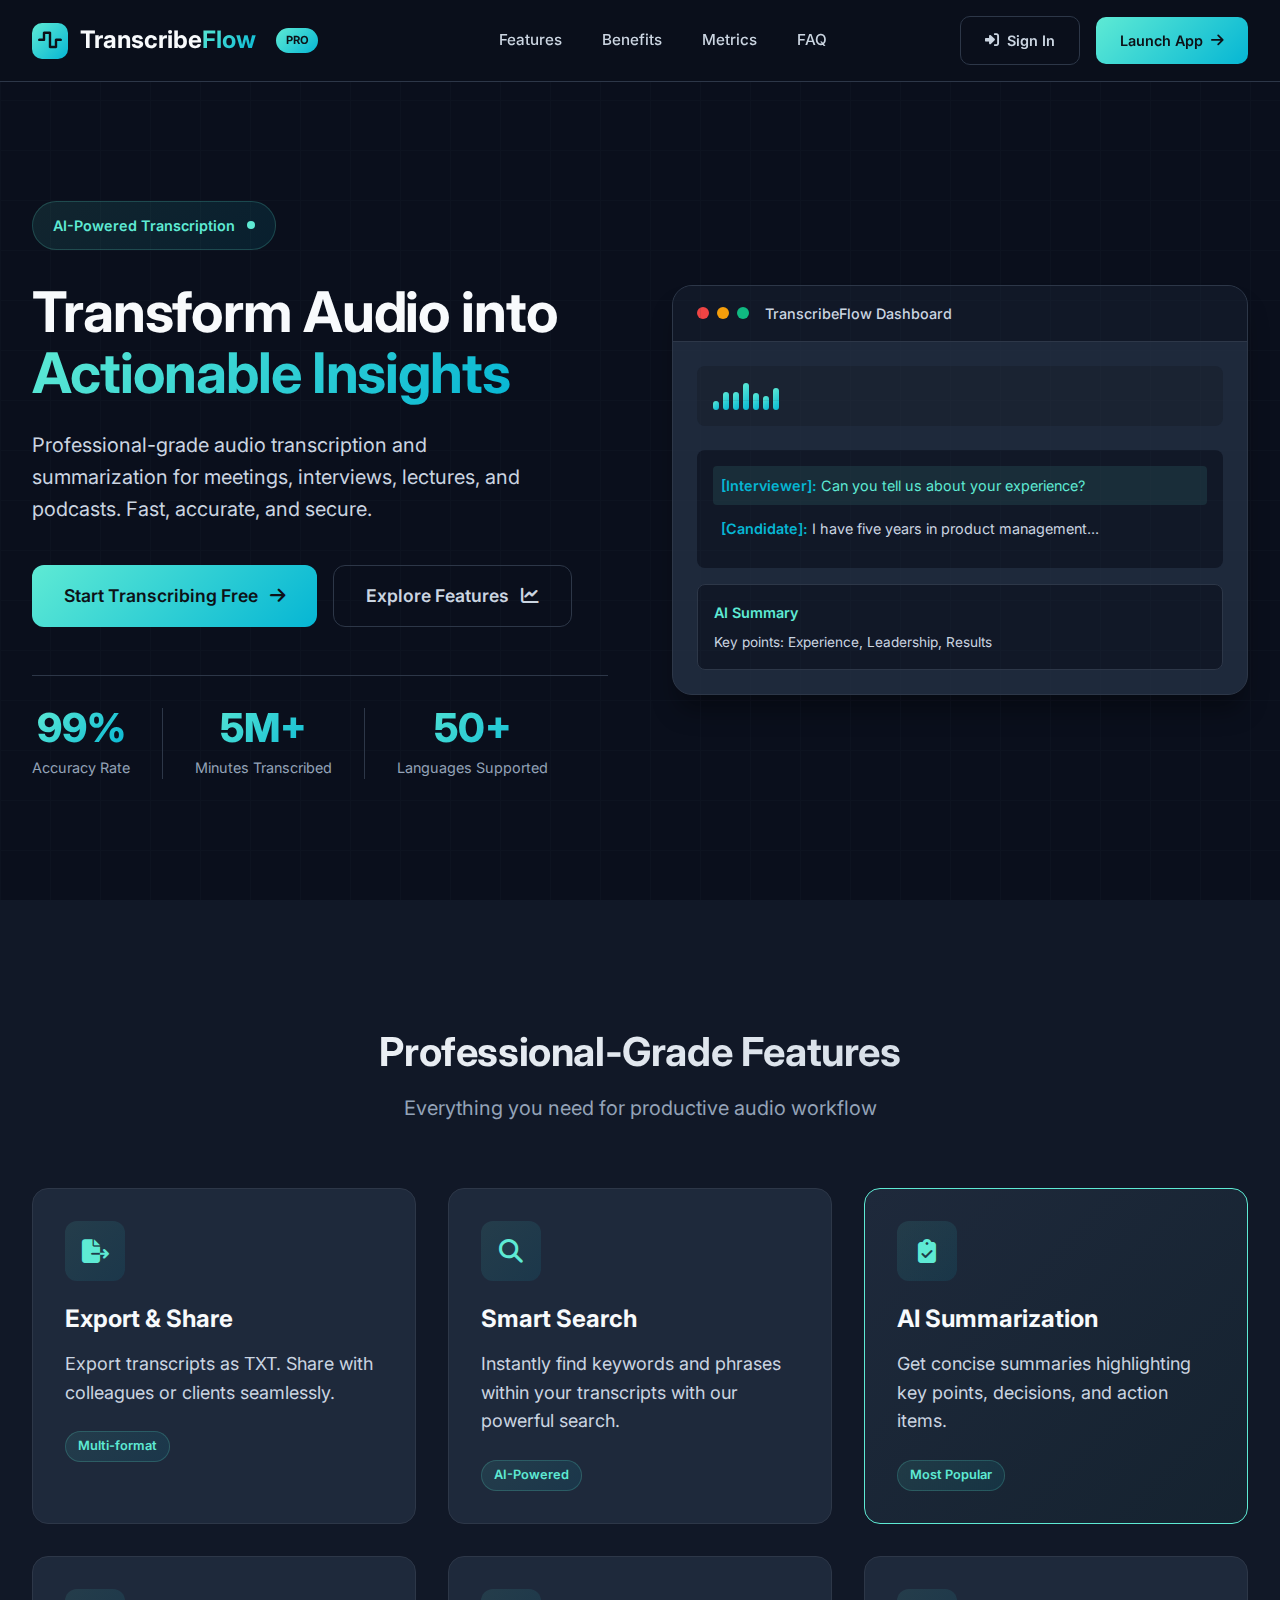
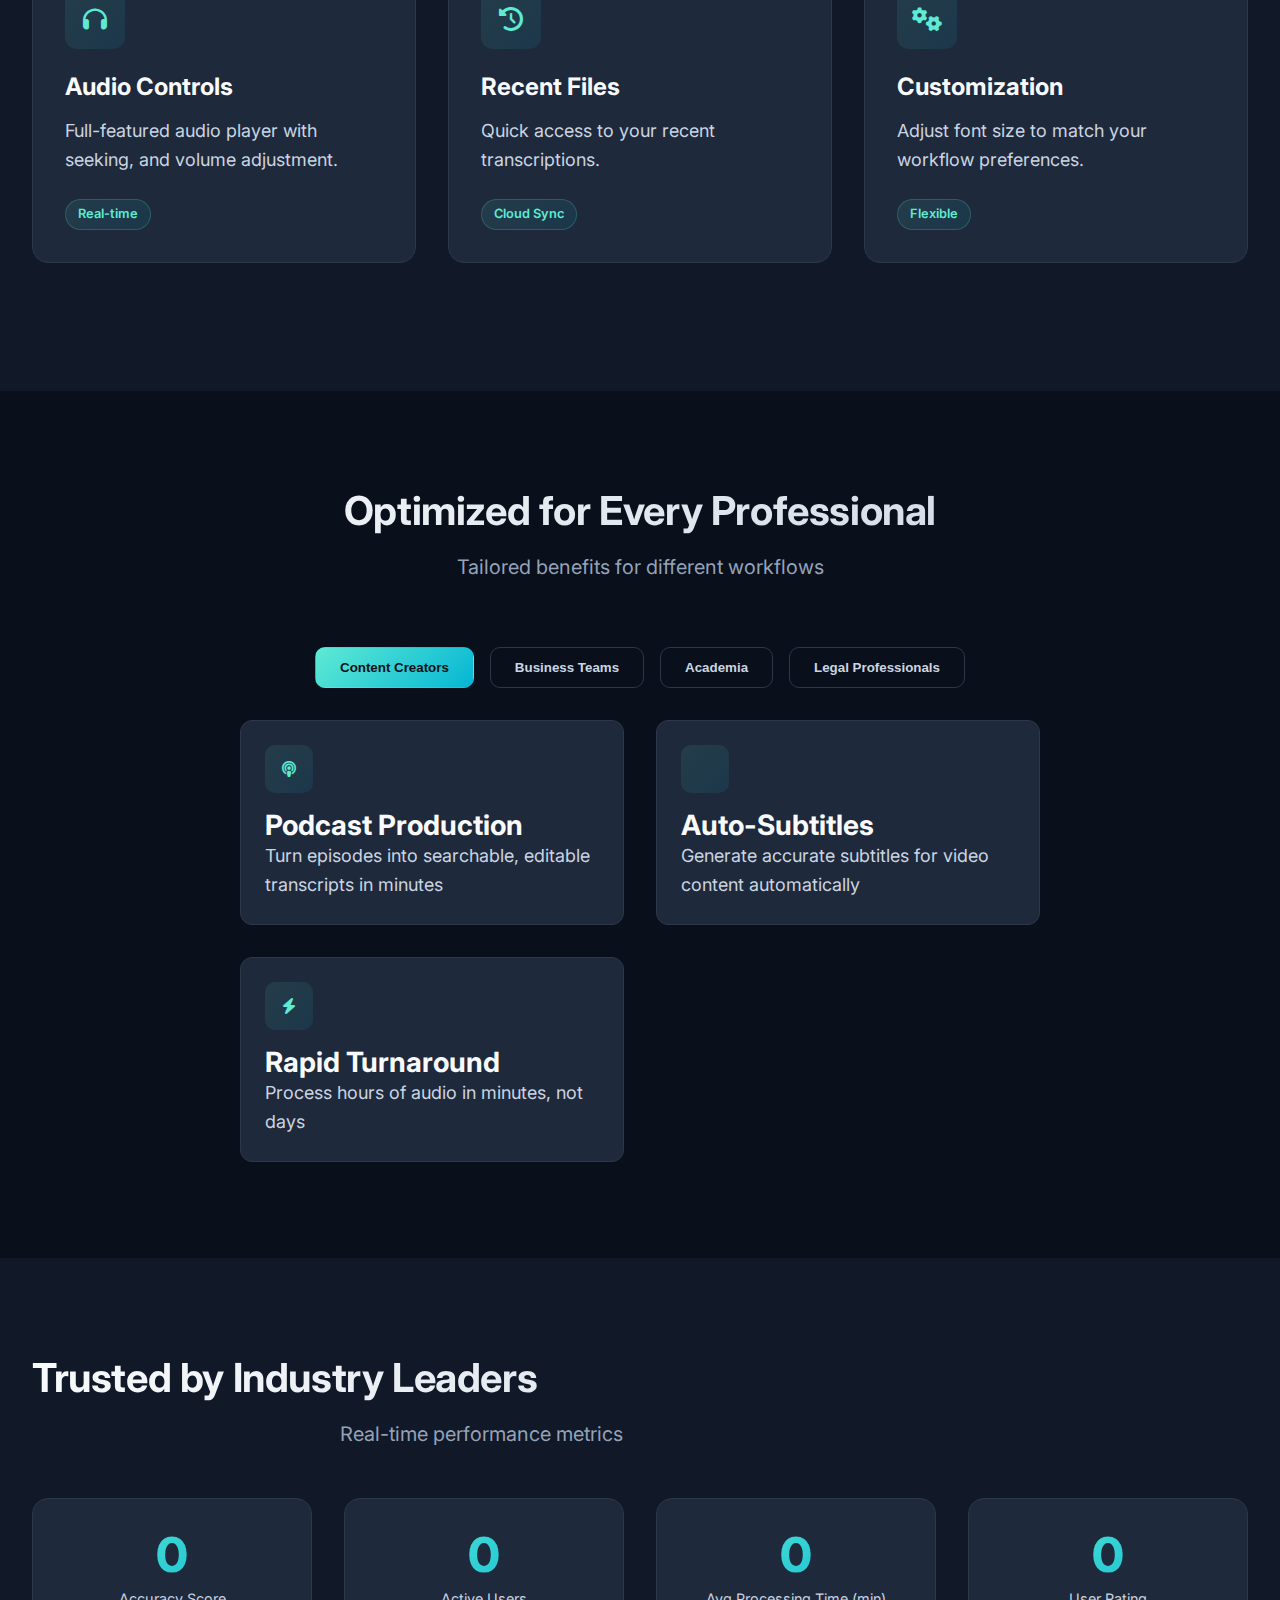
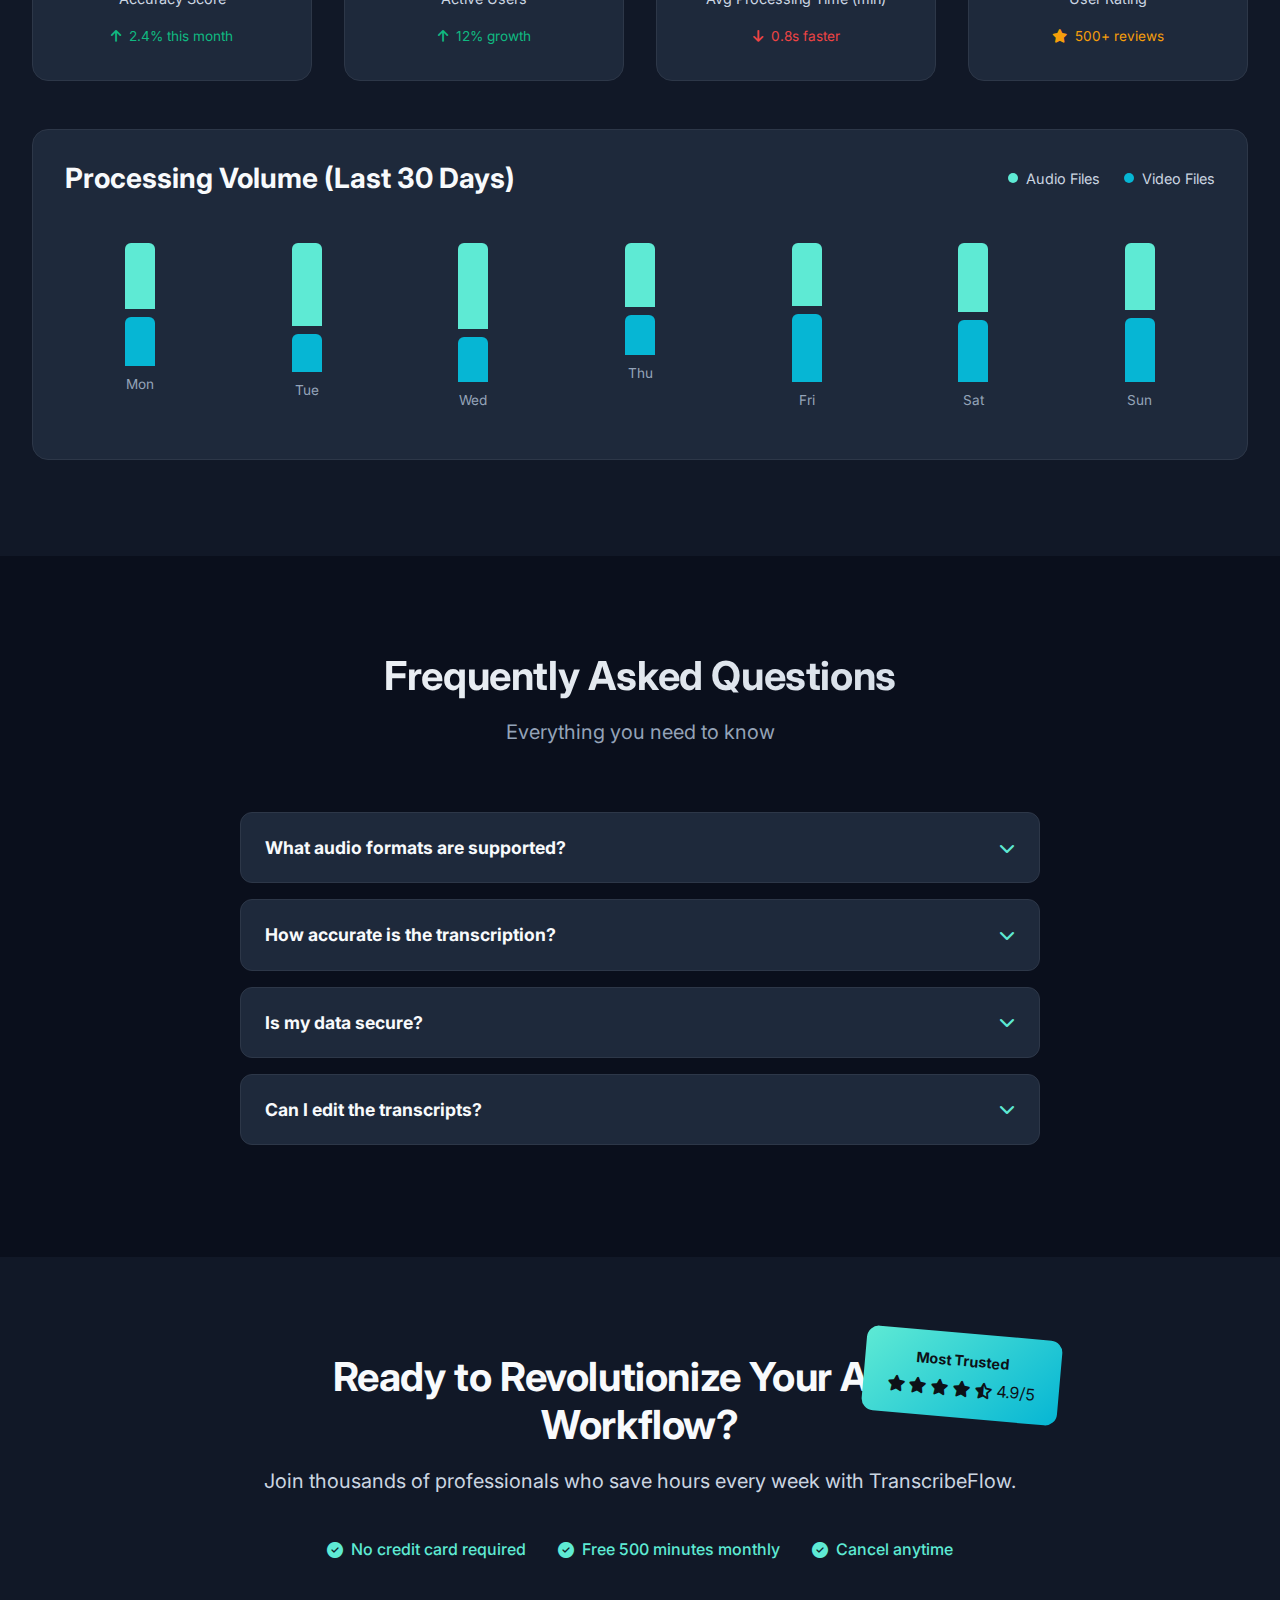
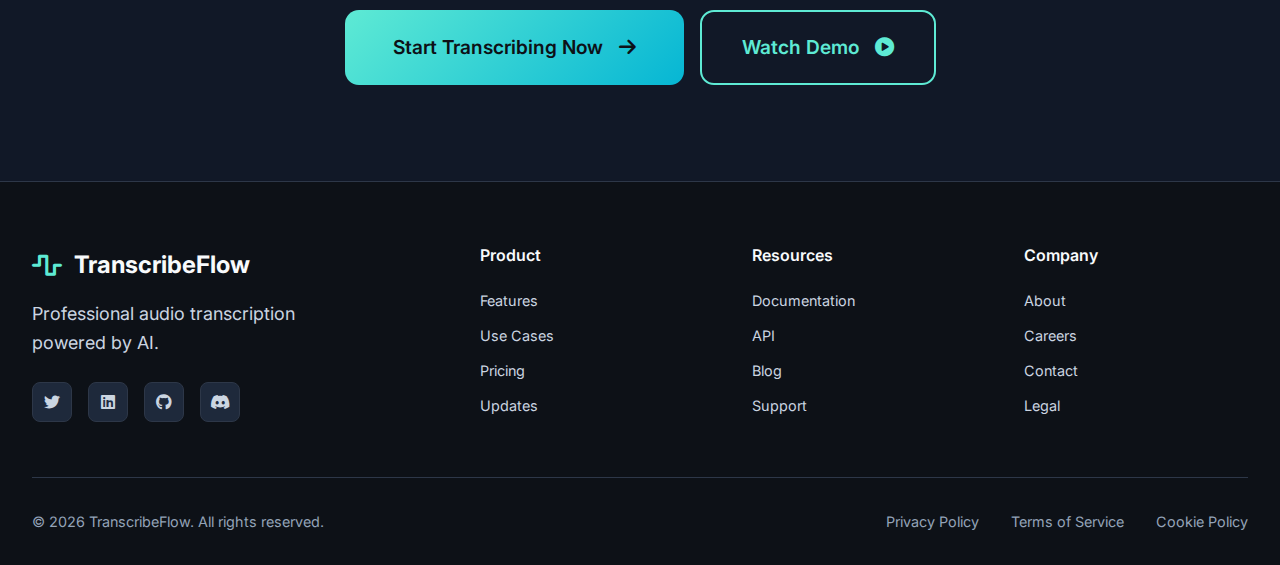
<file: frontend/index.html>
<!DOCTYPE html>
<html lang="en" class="dark">
<head>
  <meta charset="UTF-8">
  <meta name="viewport" content="width=device-width, initial-scale=1.0">
  <title>TranscribeFlow | AI-Powered Audio Transcription</title>
  <link rel="stylesheet" href="https://cdnjs.cloudflare.com/ajax/libs/font-awesome/6.4.0/css/all.min.css">
  <link rel="preconnect" href="https://fonts.googleapis.com">
  <link rel="preconnect" href="https://fonts.gstatic.com" crossorigin>
  <link href="https://fonts.googleapis.com/css2?family=Inter:wght@300;400;500;600;700;800&display=swap" rel="stylesheet">
  <link rel="stylesheet" href="./static/styles.css">
</head>
<body>
  <div class="landing-container">
    
    <!-- Premium Navigation -->
    <nav class="premium-nav">
      <div class="nav-container">
        <div class="nav-brand">
          <div class="logo-icon">
            <i class="fas fa-wave-square"></i>
          </div>
          <span class="logo-text">Transcribe<span class="logo-accent">Flow</span></span>
          <span class="nav-badge">PRO</span>
        </div>
        
        <div class="nav-links">
          <a href="#features" class="nav-link">Features</a>
          <a href="#benefits" class="nav-link">Benefits</a>
          <a href="#metrics" class="nav-link">Metrics</a>
          <a href="#faq" class="nav-link">FAQ</a>
        </div>
        
        <div class="nav-actions">
          <a href="/login" class="nav-btn secondary">
            <i class="fas fa-sign-in-alt"></i>
            <span>Sign In</span>
          </a>
          <a href="/upload" class="nav-btn primary">
            <span>Launch App</span>
            <i class="fas fa-arrow-right"></i>
          </a>
        </div>
        
        <button class="mobile-menu-btn">
          <i class="fas fa-bars"></i>
        </button>
      </div>
    </nav>

    <!-- Hero Section -->
    <section class="hero-section">
      <div class="hero-container">
        <div class="hero-content">
          <div class="hero-badge">
            <span class="badge-text">AI-Powered Transcription</span>
            <span class="badge-pulse"></span>
          </div>
          
          <h1 class="hero-title">
            Transform Audio into
            <span class="title-gradient">Actionable Insights</span>
          </h1>
          
          <p class="hero-subtitle">
            Professional-grade audio transcription and summarization for meetings, 
            interviews, lectures, and podcasts. Fast, accurate, and secure.
          </p>
          
          <div class="hero-cta">
            <a href="/upload" class="btn-primary-xl">
              <span>Start Transcribing Free</span>
              <i class="fas fa-arrow-right"></i>
            </a>
            <a href="#features" class="btn-secondary-xl">
              <span>Explore Features</span>
              <i class="fas fa-chart-line"></i>
            </a>
          </div>
          
          <div class="hero-stats">
            <div class="stat-item">
              <div class="stat-value">99%</div>
              <div class="stat-label">Accuracy Rate</div>
            </div>
            <div class="stat-divider"></div>
            <div class="stat-item">
              <div class="stat-value">5M+</div>
              <div class="stat-label">Minutes Transcribed</div>
            </div>
            <div class="stat-divider"></div>
            <div class="stat-item">
              <div class="stat-value">50+</div>
              <div class="stat-label">Languages Supported</div>
            </div>
          </div>
        </div>
        
        <div class="hero-preview">
          <div class="dashboard-mockup">
            <div class="mockup-header">
              <div class="mockup-dots">
                <span class="dot red"></span>
                <span class="dot yellow"></span>
                <span class="dot green"></span>
              </div>
              <div class="mockup-title">TranscribeFlow Dashboard</div>
            </div>
            <div class="mockup-content">
              <div class="mockup-waveform">
                <div class="wave-bar" style="height: 30%"></div>
                <div class="wave-bar" style="height: 70%"></div>
                <div class="wave-bar" style="height: 50%"></div>
                <div class="wave-bar" style="height: 90%"></div>
                <div class="wave-bar" style="height: 40%"></div>
                <div class="wave-bar" style="height: 60%"></div>
                <div class="wave-bar" style="height: 80%"></div>
              </div>
              <div class="mockup-transcript">
                <div class="transcript-line active">
                  <span class="speaker">[Interviewer]:</span> Can you tell us about your experience?
                </div>
                <div class="transcript-line">
                  <span class="speaker">[Candidate]:</span> I have five years in product management...
                </div>
              </div>
              <div class="mockup-summary">
                <div class="summary-title">AI Summary</div>
                <div class="summary-content">Key points: Experience, Leadership, Results</div>
              </div>
            </div>
          </div>
        </div>
      </div>
      
      <div class="hero-grid-bg">
        <div class="grid-line"></div>
        <div class="grid-line"></div>
        <div class="grid-line"></div>
      </div>
    </section>

    <!-- Core Features -->
    <section class="features-section" id="features">
      <div class="section-container">
        <div class="section-header">
          <h2 class="section-title">Professional-Grade Features</h2>
          <p class="section-subtitle">Everything you need for productive audio workflow</p>
        </div>
        
        <div class="features-grid">
          <div class="feature-card">
            <div class="feature-icon">
              <i class="fas fa-file-export"></i>
            </div>
            <h3 class="feature-title">Export & Share</h3>
            <p class="feature-description">
              Export transcripts as TXT. Share with colleagues or clients seamlessly.
            </p>
            <div class="feature-tag">Multi-format</div>
          </div>
          
          <div class="feature-card">
            <div class="feature-icon">
              <i class="fas fa-search"></i>
            </div>
            <h3 class="feature-title">Smart Search</h3>
            <p class="feature-description">
              Instantly find keywords and phrases within your transcripts with our powerful search.
            </p>
            <div class="feature-tag">AI-Powered</div>
          </div>
          
          <div class="feature-card highlight">
            <div class="feature-icon">
              <i class="fas fa-clipboard-check"></i>
            </div>
            <h3 class="feature-title">AI Summarization</h3>
            <p class="feature-description">
              Get concise summaries highlighting key points, decisions, and action items.
            </p>
            <div class="feature-tag">Most Popular</div>
          </div>
          
          <div class="feature-card">
            <div class="feature-icon">
              <i class="fas fa-headphones"></i>
            </div>
            <h3 class="feature-title">Audio Controls</h3>
            <p class="feature-description">
              Full-featured audio player with seeking, and volume adjustment.
            </p>
            <div class="feature-tag">Real-time</div>
          </div>
          
          <div class="feature-card">
            <div class="feature-icon">
              <i class="fas fa-history"></i>
            </div>
            <h3 class="feature-title">Recent Files</h3>
            <p class="feature-description">
              Quick access to your recent transcriptions.
            </p>
            <div class="feature-tag">Cloud Sync</div>
          </div>
          
          <div class="feature-card">
            <div class="feature-icon">
              <i class="fas fa-cogs"></i>
            </div>
            <h3 class="feature-title">Customization</h3>
            <p class="feature-description">
              Adjust font size to match your workflow preferences.
            </p>
            <div class="feature-tag">Flexible</div>
          </div>
        </div>
      </div>
    </section>

    <!-- Benefits by User Type -->
    <section class="benefits-section" id="benefits">
      <div class="section-container">
        <div class="section-header">
          <h2 class="section-title">Optimized for Every Professional</h2>
          <p class="section-subtitle">Tailored benefits for different workflows</p>
        </div>
        
        <div class="benefits-tabs">
          <div class="tab-nav">
            <button class="tab-btn active" data-tab="creators">Content Creators</button>
            <button class="tab-btn" data-tab="teams">Business Teams</button>
            <button class="tab-btn" data-tab="academia">Academia</button>
            <button class="tab-btn" data-tab="legal">Legal Professionals</button>
          </div>
          
          <div class="tab-content">
            <div class="tab-pane active" id="creators">
              <div class="benefits-grid">
                <div class="benefit-item">
                  <div class="benefit-icon">
                    <i class="fas fa-podcast"></i>
                  </div>
                  <h3>Podcast Production</h3>
                  <p>Turn episodes into searchable, editable transcripts in minutes</p>
                </div>
                <div class="benefit-item">
                  <div class="benefit-icon">
                    <i class="fas fa-subtitles"></i>
                  </div>
                  <h3>Auto-Subtitles</h3>
                  <p>Generate accurate subtitles for video content automatically</p>
                </div>
                <div class="benefit-item">
                  <div class="benefit-icon">
                    <i class="fas fa-bolt"></i>
                  </div>
                  <h3>Rapid Turnaround</h3>
                  <p>Process hours of audio in minutes, not days</p>
                </div>
              </div>
            </div>
          </div>
        </div>
      </div>
    </section>

    <!-- Metrics Dashboard -->
    <section class="metrics-section" id="metrics">
      <div class="section-container">
        <div class="metrics-header">
          <h2 class="section-title">Trusted by Industry Leaders</h2>
          <p class="section-subtitle">Real-time performance metrics</p>
        </div>
        
        <div class="metrics-grid">
          <div class="metric-card">
            <div class="metric-value" data-count="99.2">0</div>
            <div class="metric-label">Accuracy Score</div>
            <div class="metric-trend up">
              <i class="fas fa-arrow-up"></i>
              <span>2.4% this month</span>
            </div>
          </div>
          
          <div class="metric-card">
            <div class="metric-value" data-count="15000">0</div>
            <div class="metric-label">Active Users</div>
            <div class="metric-trend up">
              <i class="fas fa-arrow-up"></i>
              <span>12% growth</span>
            </div>
          </div>
          
          <div class="metric-card">
            <div class="metric-value" data-count="3.2">0</div>
            <div class="metric-label">Avg Processing Time (min)</div>
            <div class="metric-trend down">
              <i class="fas fa-arrow-down"></i>
              <span>0.8s faster</span>
            </div>
          </div>
          
          <div class="metric-card">
            <div class="metric-value" data-count="4.9">0</div>
            <div class="metric-label">User Rating</div>
            <div class="metric-trend stable">
              <i class="fas fa-star"></i>
              <span>500+ reviews</span>
            </div>
          </div>
        </div>
        
        <div class="metrics-chart">
          <div class="chart-header">
            <h3>Processing Volume (Last 30 Days)</h3>
            <div class="chart-legend">
              <span class="legend-item">
                <span class="legend-dot audio"></span>
                Audio Files
              </span>
              <span class="legend-item">
                <span class="legend-dot video"></span>
                Video Files
              </span>
            </div>
          </div>
          <div class="chart-bars">
            <!-- Chart bars would be generated by JS -->
            <div class="bar-wrapper">
              <div class="bar audio" style="height: 70%"></div>
              <div class="bar video" style="height: 50%"></div>
              <div class="bar-label">Mon</div>
            </div>
            <!-- Additional bars... -->
          </div>
        </div>
      </div>
    </section>

    <!-- FAQ Section -->
    <section class="faq-section" id="faq">
      <div class="section-container">
        <div class="section-header">
          <h2 class="section-title">Frequently Asked Questions</h2>
          <p class="section-subtitle">Everything you need to know</p>
        </div>
        
        <div class="faq-grid">
          <div class="faq-item">
            <div class="faq-question">
              <h3>What audio formats are supported?</h3>
              <i class="fas fa-chevron-down"></i>
            </div>
            <div class="faq-answer">
              <p>We support MP3, WAV, M4A, FLAC, and all major audio formats. Video files with audio tracks are also supported.</p>
            </div>
          </div>
          
          <div class="faq-item">
            <div class="faq-question">
              <h3>How accurate is the transcription?</h3>
              <i class="fas fa-chevron-down"></i>
            </div>
            <div class="faq-answer">
              <p>Our AI achieves 99% accuracy for clear audio. For optimal results, ensure good recording quality with minimal background noise.</p>
            </div>
          </div>
          
          <div class="faq-item">
            <div class="faq-question">
              <h3>Is my data secure?</h3>
              <i class="fas fa-chevron-down"></i>
            </div>
            <div class="faq-answer">
              <p>All files are encrypted in transit and at rest. We never share your data and provide automatic deletion options.</p>
            </div>
          </div>
          
          <div class="faq-item">
            <div class="faq-question">
              <h3>Can I edit the transcripts?</h3>
              <i class="fas fa-chevron-down"></i>
            </div>
            <div class="faq-answer">
              <p>Yes, our built-in editor allows you to make corrections, add speaker labels, and format text before export.</p>
            </div>
          </div>
        </div>
      </div>
    </section>

    <!-- Final CTA -->
    <section class="final-cta">
      <div class="cta-container">
        <div class="cta-content">
          <h2 class="cta-title">Ready to Revolutionize Your Audio Workflow?</h2>
          <p class="cta-subtitle">
            Join thousands of professionals who save hours every week with TranscribeFlow.
          </p>
          
          <div class="cta-features">
            <div class="feature-check">
              <i class="fas fa-check-circle"></i>
              <span>No credit card required</span>
            </div>
            <div class="feature-check">
              <i class="fas fa-check-circle"></i>
              <span>Free 500 minutes monthly</span>
            </div>
            <div class="feature-check">
              <i class="fas fa-check-circle"></i>
              <span>Cancel anytime</span>
            </div>
          </div>
          
          <div class="cta-actions">
            <a href="/upload" class="btn-primary-xxl">
              <span>Start Transcribing Now</span>
              <i class="fas fa-arrow-right"></i>
            </a>
            <a href="/demo" class="btn-outline-xl">
              <span>Watch Demo</span>
              <i class="fas fa-play-circle"></i>
            </a>
          </div>
        </div>
        
        <div class="cta-badge">
          <div class="badge-content">
            <span class="badge-title">Most Trusted</span>
            <div class="badge-rating">
              <i class="fas fa-star"></i>
              <i class="fas fa-star"></i>
              <i class="fas fa-star"></i>
              <i class="fas fa-star"></i>
              <i class="fas fa-star-half-alt"></i>
              <span>4.9/5</span>
            </div>
          </div>
        </div>
      </div>
    </section>

    <!-- Footer -->
    <footer class="premium-footer">
      <div class="footer-container">
        <div class="footer-main">
          <div class="footer-brand">
            <div class="footer-logo">
              <i class="fas fa-wave-square"></i>
              <span>TranscribeFlow</span>
            </div>
            <p class="footer-tagline">
              Professional audio transcription powered by AI.
            </p>
            <div class="footer-social">
              <a href="#" class="social-link"><i class="fab fa-twitter"></i></a>
              <a href="#" class="social-link"><i class="fab fa-linkedin"></i></a>
              <a href="#" class="social-link"><i class="fab fa-github"></i></a>
              <a href="#" class="social-link"><i class="fab fa-discord"></i></a>
            </div>
          </div>
          
          <div class="footer-links">
            <div class="link-group">
              <h4>Product</h4>
              <a href="#features" class="footer-link">Features</a>
              <a href="#benefits" class="footer-link">Use Cases</a>
              <a href="/pricing" class="footer-link">Pricing</a>
              <a href="/updates" class="footer-link">Updates</a>
            </div>
            
            <div class="link-group">
              <h4>Resources</h4>
              <a href="/docs" class="footer-link">Documentation</a>
              <a href="/api" class="footer-link">API</a>
              <a href="/blog" class="footer-link">Blog</a>
              <a href="/support" class="footer-link">Support</a>
            </div>
            
            <div class="link-group">
              <h4>Company</h4>
              <a href="/about" class="footer-link">About</a>
              <a href="/careers" class="footer-link">Careers</a>
              <a href="/contact" class="footer-link">Contact</a>
              <a href="/legal" class="footer-link">Legal</a>
            </div>
          </div>
        </div>
        
        <div class="footer-bottom">
          <div class="copyright">
            © 2026 TranscribeFlow. All rights reserved.
          </div>
          <div class="footer-legal">
            <a href="/privacy" class="legal-link">Privacy Policy</a>
            <a href="/terms" class="legal-link">Terms of Service</a>
            <a href="/cookies" class="legal-link">Cookie Policy</a>
          </div>
        </div>
      </div>
    </footer>
  </div>

  <script src="./static/script.js"></script>
</body>
</html>
</file>
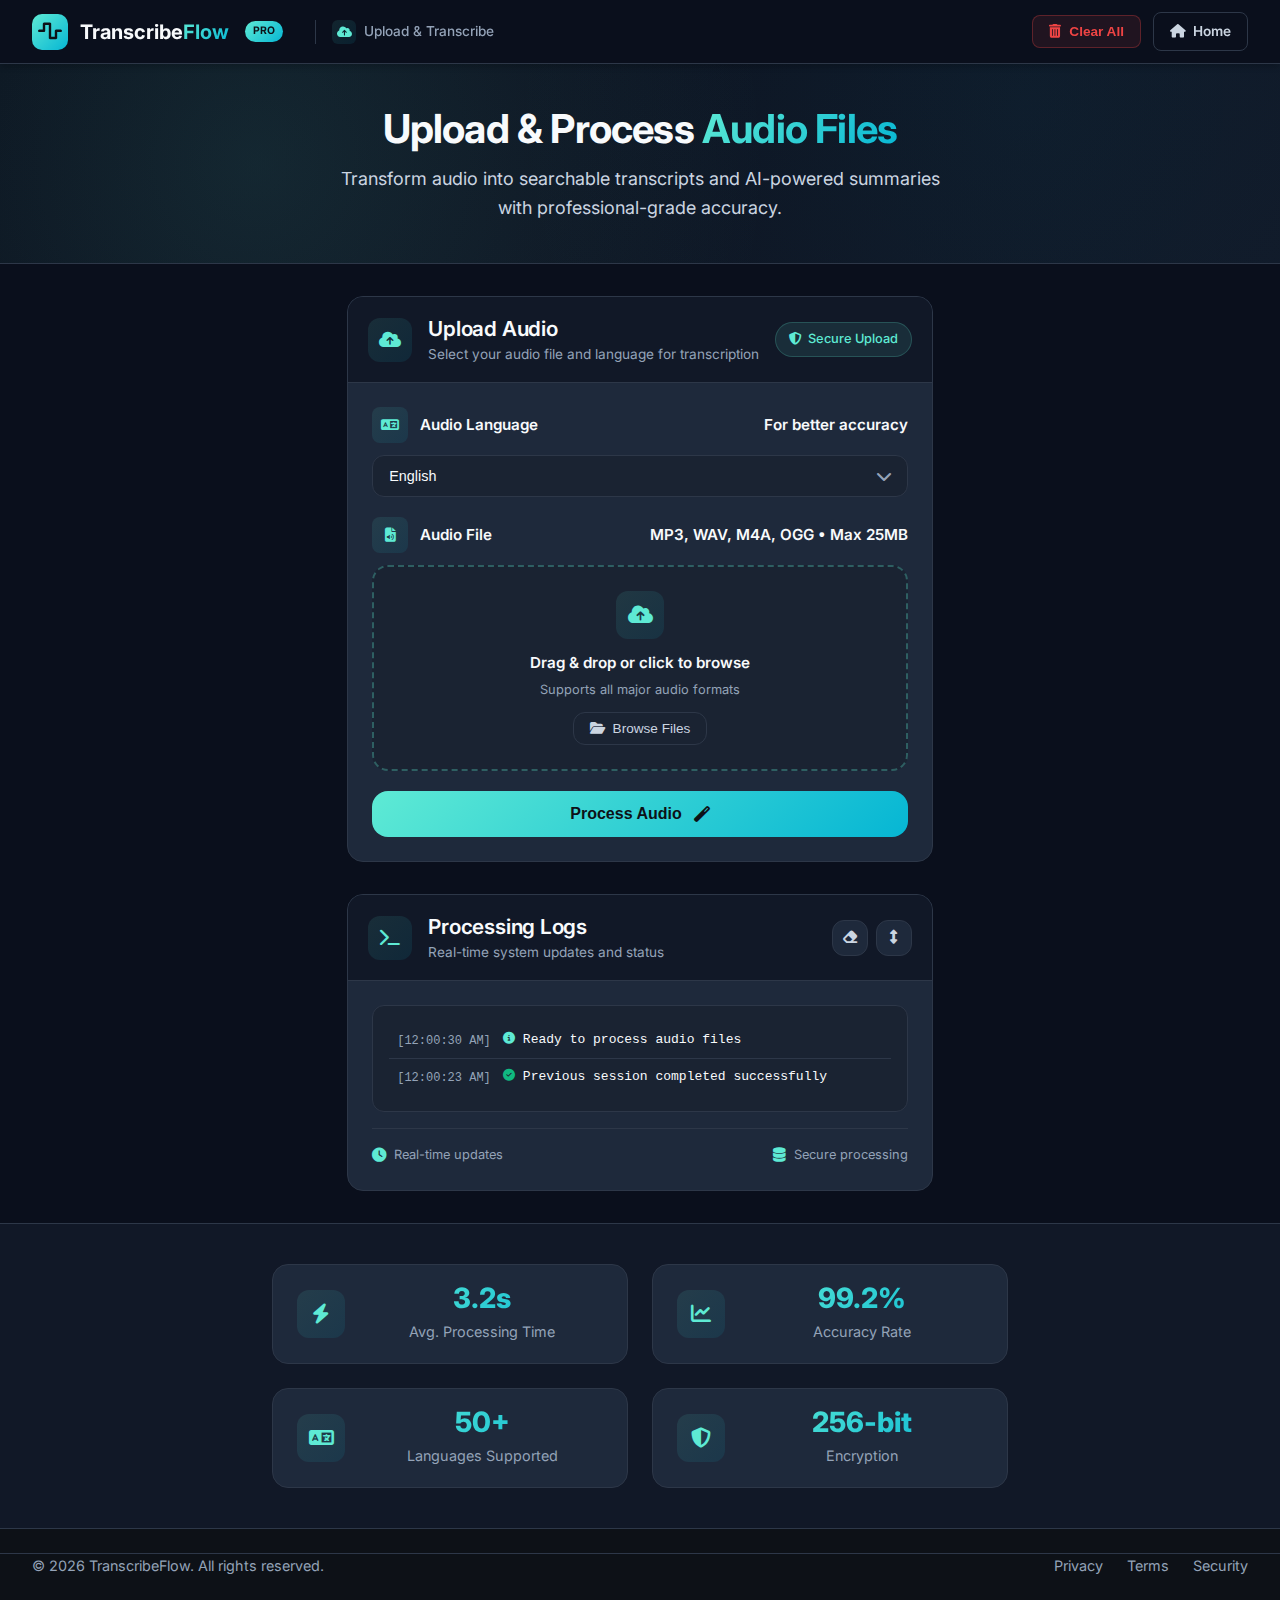
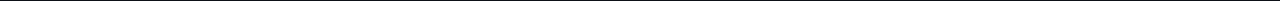
<file: frontend/upload.html>
<!DOCTYPE html>
<html lang="en" class="dark">

<head>
  <meta charset="UTF-8">
  <meta name="viewport" content="width=device-width, initial-scale=1.0">
  <title>TranscribeFlow | Upload & Process Audio</title>
  <link rel="stylesheet" href="https://cdnjs.cloudflare.com/ajax/libs/font-awesome/6.4.0/css/all.min.css">
  <link rel="preconnect" href="https://fonts.googleapis.com">
  <link rel="preconnect" href="https://fonts.gstatic.com" crossorigin>
  <link href="https://fonts.googleapis.com/css2?family=Inter:wght@300;400;500;600;700;800&display=swap"
    rel="stylesheet">
  <link rel="stylesheet" href="./static/styles.css">
  <link rel="stylesheet" href="./static/upload.css">
</head>

<body>
  <div class="app-container">

    <!-- Premium Navigation -->
    <nav class="premium-nav" id="mainNav">
      <div class="nav-container">
        <div class="nav-brand">
          <a href="/" class="logo-link">
            <div class="logo-icon">
              <i class="fas fa-wave-square"></i>
            </div>
            <span class="logo-text">Transcribe<span class="logo-accent">Flow</span></span>
            <span class="nav-badge">PRO</span>
          </a>
          <div class="nav-identifier">
            <div class="identifier-icon">
              <i class="fas fa-cloud-upload-alt"></i>
            </div>
            <span class="identifier-text">Upload & Transcribe</span>
          </div>
        </div>

        <div class="nav-actions">
          <button id="clearAllBtn" class="nav-btn danger">
            <i class="fas fa-trash-alt"></i>
            <span>Clear All</span>
          </button>
          <a href="/" class="nav-btn outline">
            <i class="fas fa-home"></i>
            <span>Home</span>
          </a>
        </div>

        <button class="mobile-menu-btn" id="mobileMenuBtn">
          <i class="fas fa-bars"></i>
        </button>
      </div>
    </nav>

    <!-- Main Content -->
    <main class="main-content">
      <div class="upload-hero">
        <div class="container-narrow">
          <div class="hero-content">
            <h1 class="hero-title">
              Upload & Process
              <span class="title-gradient">Audio Files</span>
            </h1>

            <p class="hero-subtitle">
              Transform audio into searchable transcripts and AI-powered summaries with professional-grade accuracy.
            </p>
          </div>
        </div>
      </div>

      <div class="upload-workflow">
        <div class="container-wide">
          <div class="workflow-grid">

            <!-- Upload Section -->
            <div class="upload-section">
              <div class="section-card">
                <div class="card-header">
                  <div class="card-icon">
                    <i class="fas fa-cloud-upload-alt"></i>
                  </div>
                  <div class="card-header-content">
                    <h2>Upload Audio</h2>
                    <p class="card-subtitle">Select your audio file and language for transcription</p>
                  </div>
                  <div class="card-stats">
                    <div class="stat-chip">
                      <i class="fas fa-shield-alt"></i>
                      <span>Secure Upload</span>
                    </div>
                  </div>
                </div>

                <div class="card-body">
                  <form id="uploadForm" class="upload-form">
                    <!-- Language Selection -->
                    <div class="form-group">
                      <div class="form-label">
                        <div class="label-icon">
                          <i class="fas fa-language"></i>
                        </div>
                        <span>Audio Language</span>
                        <span class="label-hint">For better accuracy</span>
                      </div>
                      <div class="select-wrapper">
                        <select id="inputLanguage" class="form-select">
                          <option value="en">English</option>
                          <option value="hi">Hindi (हिन्दी)</option>
                          <option value="es">Spanish (Español)</option>
                          <option value="fr">French (Français)</option>
                          <option value="de">German (Deutsch)</option>
                          <option value="zh">Chinese (中文)</option>
                          <option value="ja">Japanese (日本語)</option>
                          <option value="ko">Korean (한국어)</option>
                          <option value="ar">Arabic (العربية)</option>
                          <option value="ru">Russian (Русский)</option>
                          <option value="pt">Portuguese (Português)</option>
                          <option value="bn">Bengali (বাংলা)</option>
                          <option value="te">Telugu (తెలుగు)</option>
                          <option value="mr">Marathi (मराठी)</option>
                          <option value="ta">Tamil (தமிழ்)</option>
                          <option value="ur">Urdu (اردو)</option>
                          <option value="it">Italian (Italiano)</option>
                          <option value="nl">Dutch (Nederlands)</option>
                          <option value="tr">Turkish (Türkçe)</option>
                          <option value="vi">Vietnamese (Tiếng Việt)</option>
                          <option value="th">Thai (ไทย)</option>
                          <option value="id">Indonesian (Bahasa Indonesia)</option>
                        </select>
                        <i class="fas fa-chevron-down select-arrow"></i>
                      </div>
                    </div>

                    <!-- File Upload -->
                    <div class="form-group">
                      <div class="form-label">
                        <div class="label-icon">
                          <i class="fas fa-file-audio"></i>
                        </div>
                        <span>Audio File</span>
                        <span class="label-hint">MP3, WAV, M4A, OGG • Max 25MB</span>
                      </div>

                      <div class="upload-zone" id="dropzone">
                        <input type="file" id="audioFile" accept=".mp3,.wav,.m4a,.ogg">
                        <div class="upload-zone-content">
                          <div class="upload-icon">
                            <i class="fas fa-cloud-upload-alt"></i>
                          </div>
                          <div class="upload-text">
                            <span id="dropzoneText" class="upload-main-text">Drag & drop or click to browse</span>
                            <span id="dropzoneHint" class="upload-hint">Supports all major audio formats</span>
                          </div>
                          <button type="button" class="btn-outline-sm" id="browseBtn">
                            <i class="fas fa-folder-open"></i>
                            <span>Browse Files</span>
                          </button>
                        </div>
                      </div>

                      <div id="fileName" class="file-preview"></div>
                    </div>

                    <!-- Action Button -->
                    <button type="submit" id="processBtn" class="btn-primary-xl">
                      <span id="processBtnText">Process Audio</span>
                      <i class="fas fa-magic"></i>
                      <div id="processingSpinner" class="spinner hidden">
                        <div class="spinner-dot"></div>
                        <div class="spinner-dot"></div>
                        <div class="spinner-dot"></div>
                      </div>
                    </button>
                  </form>

                  <!-- Processing Indicator -->
                  <div id="loading" class="processing-indicator hidden">
                    <div class="processing-header">
                      <div class="processing-icon">
                        <i class="fas fa-cog fa-spin"></i>
                      </div>
                      <div class="processing-text">
                        <span class="processing-title">Processing Audio</span>
                        <span class="processing-subtitle">This may take a few moments</span>
                      </div>
                    </div>
                    <div class="processing-progress">
                      <div class="progress-bar">
                        <div class="progress-fill" id="progressFill"></div>
                      </div>
                      <div class="progress-stats">
                        <span id="progressPercent">0%</span>
                        <span id="progressStatus">Initializing...</span>
                      </div>
                    </div>
                  </div>

                  <!-- Results Ready -->
                  <div id="resultsReady" class="results-card hidden">
                    <div class="results-header">
                      <div class="results-icon success">
                        <i class="fas fa-check-circle"></i>
                      </div>
                      <div class="results-text">
                        <h3>Processing Complete!</h3>
                        <p>Your audio has been transcribed and summarized successfully.</p>
                      </div>
                    </div>
                    <div class="results-actions">
                      <button id="viewResultsBtn" class="btn-primary">
                        <i class="fas fa-eye"></i>
                        <span>View Results</span>
                      </button>
                      <button id="processAnotherBtn" class="btn-outline">
                        <i class="fas fa-redo"></i>
                        <span>Process Another</span>
                      </button>
                    </div>
                  </div>
                </div>
              </div>
            </div>

            <!-- Processing Logs -->
            <div class="logs-section">
              <div class="section-card">
                <div class="card-header">
                  <div class="card-icon">
                    <i class="fas fa-terminal"></i>
                  </div>
                  <div class="card-header-content">
                    <h2>Processing Logs</h2>
                    <p class="card-subtitle">Real-time system updates and status</p>
                  </div>
                  <div class="card-actions">
                    <button id="clearLogsBtn" class="btn-icon" title="Clear logs">
                      <i class="fas fa-eraser"></i>
                    </button>
                    <button class="btn-icon" title="Auto-scroll">
                      <i class="fas fa-arrows-alt-v"></i>
                    </button>
                  </div>
                </div>

                <div class="card-body">
                  <div id="logsContent" class="logs-container">
                  </div>

                  <div class="logs-footer">
                    <div class="logs-stats">
                      <div class="stat-item">
                        <i class="fas fa-clock"></i>
                        <span>Real-time updates</span>
                      </div>
                      <div class="stat-item">
                        <i class="fas fa-database"></i>
                        <span>Secure processing</span>
                      </div>
                    </div>
                  </div>
                </div>
              </div>
            </div>
          </div>
        </div>
      </div>

      <!-- Stats Section -->
      <div class="stats-section">
        <div class="container-narrow">
          <div class="stats-grid">
            <div class="stat-card">
              <div class="stat-icon">
                <i class="fas fa-bolt"></i>
              </div>
              <div class="stat-content">
                <div class="stat-value">3.2s</div>
                <div class="stat-label">Avg. Processing Time</div>
              </div>
            </div>
            <div class="stat-card">
              <div class="stat-icon">
                <i class="fas fa-chart-line"></i>
              </div>
              <div class="stat-content">
                <div class="stat-value">99.2%</div>
                <div class="stat-label">Accuracy Rate</div>
              </div>
            </div>
            <div class="stat-card">
              <div class="stat-icon">
                <i class="fas fa-language"></i>
              </div>
              <div class="stat-content">
                <div class="stat-value">50+</div>
                <div class="stat-label">Languages Supported</div>
              </div>
            </div>
            <div class="stat-card">
              <div class="stat-icon">
                <i class="fas fa-shield-alt"></i>
              </div>
              <div class="stat-content">
                <div class="stat-value">256-bit</div>
                <div class="stat-label">Encryption</div>
              </div>
            </div>
          </div>
        </div>
      </div>
    </main>

    <!-- Footer -->
    <footer class="premium-footer">
      <div class="footer-bottom">
        <div class="copyright">
          © 2026 TranscribeFlow. All rights reserved.
        </div>
        <div class="footer-legal">
          <a href="/privacy" class="legal-link">Privacy</a>
          <a href="/terms" class="legal-link">Terms</a>
          <a href="/security" class="legal-link">Security</a>
        </div>
      </div>
    </footer>
  </div>

  <!-- Toast Container -->
  <div id="toastContainer" class="toast-container"></div>

  <!-- Inline Script - FIXED VERSION -->
  <script>
    // =====================================================
    // Navigation Hide/Show on Scroll
    // =====================================================
    let lastScrollTop = 0;
    const navbar = document.getElementById('mainNav');
    const scrollThreshold = 50;
    let isNavHidden = false;

    window.addEventListener('scroll', () => {
      const scrollTop = window.pageYOffset || document.documentElement.scrollTop;
      if (Math.abs(scrollTop - lastScrollTop) > scrollThreshold) {
        if (scrollTop > lastScrollTop && scrollTop > 100) {
          if (!isNavHidden) {
            navbar.style.transform = 'translateY(-100%)';
            navbar.style.transition = 'transform 0.3s ease';
            isNavHidden = true;
          }
        } else {
          if (isNavHidden) {
            navbar.style.transform = 'translateY(0)';
            isNavHidden = false;
          }
        }
        lastScrollTop = scrollTop;
      }
    });

    // =====================================================
    // Helper function for API calls
    // =====================================================
    async function makeApiCall(url, options = {}) {
      try {
        const response = await fetch(url, options);
        return response;
      } catch (error) {
        console.error('Fetch error:', error);
        throw error;
      }
    }

    // =====================================================
    // Initialize Logs with Current Timestamp
    // =====================================================
    document.addEventListener('DOMContentLoaded', function () {
      const logsContent = document.getElementById('logsContent');

      // Update initial logs with current timestamp
      if (logsContent) {
        const currentTime = new Date().toLocaleTimeString();
        const previousTime = new Date(Date.now() - 7000).toLocaleTimeString(); // 7 seconds ago

        logsContent.innerHTML = `
        <div class="log-entry log-info">
          <div class="log-timestamp">[${currentTime}]</div>
          <div class="log-message">
            <i class="fas fa-info-circle log-icon"></i>
            <span>Ready to process audio files</span>
          </div>
        </div>
        <div class="log-entry log-success">
          <div class="log-timestamp">[${previousTime}]</div>
          <div class="log-message">
            <i class="fas fa-check-circle log-icon"></i>
            <span>Previous session completed successfully</span>
          </div>
        </div>
      `;
      }
    });

    // =====================================================
    // File Upload Handling - FIXED VERSION
    // =====================================================
    document.addEventListener('DOMContentLoaded', function () {
      const audioFileInput = document.getElementById('audioFile');
      const fileNameDisplay = document.getElementById('fileName');
      const dropzoneText = document.getElementById('dropzoneText');
      const dropzoneHint = document.getElementById('dropzoneHint');
      const dropzone = document.getElementById('dropzone');
      const browseBtn = document.getElementById('browseBtn');
      const uploadForm = document.getElementById('uploadForm');
      const processBtn = document.getElementById('processBtn');
      const loadingIndicator = document.getElementById('loading');
      const resultsReady = document.getElementById('resultsReady');
      const logsContent = document.getElementById('logsContent');
      const clearLogsBtn = document.getElementById('clearLogsBtn');
      const clearAllBtn = document.getElementById('clearAllBtn');
      const viewResultsBtn = document.getElementById('viewResultsBtn');
      const processAnotherBtn = document.getElementById('processAnotherBtn');

      // Initialize - hide file preview
      fileNameDisplay.style.display = 'none';

      // SINGLE event handler for file input
      audioFileInput.addEventListener('change', function (e) {
        const file = e.target.files[0];
        handleFileSelection(file);
      });

      // Handle dropzone click - IMPROVED
      if (dropzone) {
        dropzone.addEventListener('click', function (e) {
          // Don't trigger if clicking on browse button or file input itself
          if (!e.target.closest('.btn-outline-sm') && e.target !== audioFileInput) {
            audioFileInput.click();
          }
        });

        // Drag and drop handling
        dropzone.addEventListener('dragover', function (e) {
          e.preventDefault();
          dropzone.style.borderColor = '#5eead4';
          dropzone.style.background = 'rgba(94, 234, 212, 0.05)';
        });

        dropzone.addEventListener('dragleave', function (e) {
          e.preventDefault();
          dropzone.style.borderColor = 'rgba(94, 234, 212, 0.3)';
          dropzone.style.background = 'var(--bg-tertiary)';
        });

        dropzone.addEventListener('drop', function (e) {
          e.preventDefault();
          dropzone.style.borderColor = 'rgba(94, 234, 212, 0.3)';
          dropzone.style.background = 'var(--bg-tertiary)';

          const file = e.dataTransfer.files[0];
          if (file) {
            audioFileInput.files = e.dataTransfer.files;
            handleFileSelection(file);
          }
        });
      }

      // Handle browse button click - FIXED
      if (browseBtn) {
        browseBtn.addEventListener('click', function (e) {
          e.stopPropagation(); // ✅ Prevents event bubbling to dropzone
          e.preventDefault();   // Prevents default button behavior
          audioFileInput.click();
        });
      }

      // Handle file selection
      function handleFileSelection(file) {
        if (!file) return;

        // Validate file
        const validTypes = ['audio/mp3', 'audio/wav', 'audio/m4a', 'audio/ogg', 'audio/x-m4a', 'audio/mpeg'];
        const maxSize = 25 * 1024 * 1024; // 25MB
        const fileExtension = '.' + file.name.split('.').pop().toLowerCase();
        const validExtensions = ['.mp3', '.wav', '.m4a', '.ogg'];

        if (!validTypes.includes(file.type) && !validExtensions.includes(fileExtension)) {
          showToast('Invalid file type. Please select MP3, WAV, M4A, or OGG file.', 'error');
          resetFileSelection();
          return;
        }

        if (file.size > maxSize) {
          showToast('File too large. Maximum size is 25MB.', 'error');
          resetFileSelection();
          return;
        }

        // Update UI
        const sizeMB = (file.size / (1024 * 1024)).toFixed(1);
        const displayName = file.name.length > 30 ? file.name.substring(0, 27) + '...' : file.name;

        fileNameDisplay.textContent = `${displayName} • ${sizeMB} MB`;
        fileNameDisplay.style.display = 'flex';
        fileNameDisplay.style.animation = 'slideIn 0.3s ease';

        dropzoneText.textContent = "File selected ✓";
        dropzoneHint.textContent = "Click to change file";

        addLog(`📁 Selected: ${file.name} (${sizeMB} MB)`, 'info');
        showToast('File selected successfully', 'success');
      }

      function resetFileSelection() {
        audioFileInput.value = '';
        fileNameDisplay.style.display = 'none';
        dropzoneText.textContent = "Drag & drop or click to browse";
        dropzoneHint.textContent = "Supports all major audio formats";
      }

      // =====================================================
      // Upload Form Submission
      // =====================================================
      if (uploadForm) {
        uploadForm.addEventListener('submit', async (e) => {
          e.preventDefault();

          const file = audioFileInput.files[0];
          const language = document.getElementById('inputLanguage').value;

          if (!file) {
            showToast('Please select an audio file', 'error');
            if (dropzone) {
              dropzone.style.borderColor = '#ef4444';
              setTimeout(() => {
                dropzone.style.borderColor = 'rgba(94, 234, 212, 0.3)';
              }, 1000);
            }
            return;
          }

          // Show processing indicator
          loadingIndicator.classList.remove('hidden');
          processBtn.disabled = true;
          resultsReady.classList.add('hidden');

          // Create form data
          const formData = new FormData();
          formData.append('file', file);
          formData.append('language', language);
          formData.append('summary_mode', 'bullet');

          try {
            // Make API call
            const response = await makeApiCall('/api/upload', {
              method: 'POST',
              body: formData
            });

            const data = await response.json();

            if (response.ok) {
              // Success
              loadingIndicator.classList.add('hidden');
              resultsReady.classList.remove('hidden');

              showToast('Audio processed successfully!', 'success');

              // Store result ID for viewing
              localStorage.setItem('lastResultId', data.id);

              // Add success log
              addLog('✅ Processing complete', 'success');
              addLog(`📄 File: ${data.filename}`, 'info');
            } else {
              throw new Error(data.detail || 'Upload failed');
            }
          } catch (error) {
            console.error('Upload error:', error);
            loadingIndicator.classList.add('hidden');
            showToast(error.message || 'Failed to process audio', 'error');
            addLog('❌ Processing failed: ' + error.message, 'error');
          } finally {
            processBtn.disabled = false;
          }
        });
      }

      // =====================================================
      // Button Event Listeners
      // =====================================================
      if (viewResultsBtn) {
        viewResultsBtn.addEventListener('click', () => {
          const resultId = localStorage.getItem('lastResultId');
          if (resultId) {
            window.location.href = `/results?id=${resultId}`;
          } else {
            window.location.href = '/results';
          }
        });
      }

      if (processAnotherBtn) {
        processAnotherBtn.addEventListener('click', () => {
          // Reset form
          uploadForm.reset();
          resultsReady.classList.add('hidden');
          resetFileSelection();
          addLog('🔄 Ready for new upload', 'info');
        });
      }

      if (clearLogsBtn) {
        clearLogsBtn.addEventListener('click', () => {
          if (logsContent) {
            logsContent.innerHTML = `
          <div class="log-entry log-info">
              <div class="log-timestamp">[${new Date().toLocaleTimeString()}]</div>
              <div class="log-message">
                  <i class="fas fa-info-circle log-icon"></i>
                  <span>Logs cleared</span>
              </div>
          </div>
        `;
          }
        });
      }

      if (clearAllBtn) {
        clearAllBtn.addEventListener('click', async () => {
          if (confirm('Are you sure you want to clear all files?')) {
            try {
              const response = await makeApiCall('/api/files/clear-all', {
                method: 'DELETE'
              });

              if (response.ok) {
                showToast('All files cleared successfully', 'success');
                addLog('🗑️ All files deleted', 'success');
                resetFileSelection();
              } else {
                throw new Error('Failed to clear files');
              }
            } catch (error) {
              showToast('Failed to clear files', 'error');
              addLog('❌ Failed to clear files: ' + error.message, 'error');
            }
          }
        });
      }

      // =====================================================
      // Helper Functions
      // =====================================================
      function showToast(message, type = 'info') {
        const toast = document.createElement('div');
        toast.className = `toast toast-${type}`;
        toast.innerHTML = `
      <i class="fas fa-${type === 'success' ? 'check-circle' : type === 'error' ? 'exclamation-circle' : 'info-circle'}"></i>
      <span>${message}</span>
    `;

        const container = document.getElementById('toastContainer');
        if (container) {
          container.appendChild(toast);

          setTimeout(() => toast.classList.add('show'), 100);

          setTimeout(() => {
            toast.classList.remove('show');
            setTimeout(() => {
              if (toast.parentNode === container) {
                container.removeChild(toast);
              }
            }, 300);
          }, 3000);
        }
      }

      function addLog(message, type = 'info') {
        const logsContent = document.getElementById('logsContent');
        if (!logsContent) return;

        const timestamp = new Date().toLocaleTimeString();

        const logEntry = document.createElement('div');
        logEntry.className = `log-entry log-${type}`;
        logEntry.innerHTML = `
      <div class="log-timestamp">[${timestamp}]</div>
      <div class="log-message">
          <i class="fas fa-${type === 'success' ? 'check-circle' : type === 'error' ? 'exclamation-circle' : 'info-circle'} log-icon"></i>
          <span>${message}</span>
      </div>
    `;

        logsContent.insertBefore(logEntry, logsContent.firstChild);

        // Keep only last 50 log entries
        while (logsContent.children.length > 50) {
          logsContent.removeChild(logsContent.lastChild);
        }
      }
    });

    // =====================================================
    // Mobile Menu Toggle
    // =====================================================
    document.addEventListener('DOMContentLoaded', function () {
      const mobileMenuBtn = document.getElementById('mobileMenuBtn');
      const navActions = document.querySelector('.nav-actions');

      if (mobileMenuBtn && navActions) {
        mobileMenuBtn.addEventListener('click', () => {
          navActions.classList.toggle('show');
        });

        // Close menu when clicking outside
        document.addEventListener('click', (e) => {
          if (!mobileMenuBtn.contains(e.target) &&
            !navActions.contains(e.target) &&
            navActions.classList.contains('show')) {
            navActions.classList.remove('show');
          }
        });
      }
    });
  </script>

</body>

</html>
</file>
<file: frontend/static/upload.css>
/* ===== UPLOAD PAGE SPECIFIC STYLES ===== */

/* Variables */
:root {
  /* Base Backgrounds */
  --bg-primary: #0a0f1c;
  --bg-secondary: #111827;
  --bg-tertiary: #1a2332;
  --bg-surface: #1e293b;
  
  /* Graphite & Slate */
  --graphite-dark: #0d1117;
  --slate-gray: #1e2532;
  --slate-border: #2d3748;
  --slate-light: #374151;
  
  /* Ice Blue Accents */
  --ice-blue: #5eead4;
  --ice-blue-light: #99f6e4;
  --cyan-primary: #06b6d4;
  --cyan-secondary: #22d3ee;
  --cyan-dark: #0891b2;
  
  /* Text Colors */
  --text-primary: #f8fafc;
  --text-secondary: #cbd5e1;
  --text-muted: #94a3b8;
  --text-light: #e2e8f0;
  
  /* Functional Colors */
  --success: #10b981;
  --warning: #f59e0b;
  --error: #ef4444;
  --info: #3b82f6;
  
  /* Effects */
  --glow-sm: 0 0 10px rgba(94, 234, 212, 0.1);
  --glow-md: 0 0 20px rgba(94, 234, 212, 0.15);
  --glow-lg: 0 0 30px rgba(94, 234, 212, 0.2);
  --shadow-sm: 0 1px 3px rgba(0, 0, 0, 0.12);
  --shadow-md: 0 4px 6px -1px rgba(0, 0, 0, 0.2);
  --shadow-lg: 0 10px 15px -3px rgba(0, 0, 0, 0.3);
  --shadow-xl: 0 20px 25px -5px rgba(0, 0, 0, 0.35);
  
  /* Gradients */
  --gradient-accent: linear-gradient(135deg, var(--ice-blue) 0%, var(--cyan-primary) 100%);
  --gradient-subtle: linear-gradient(135deg, rgba(94, 234, 212, 0.1) 0%, rgba(6, 182, 212, 0.1) 100%);
  --gradient-dark: linear-gradient(135deg, var(--bg-primary) 0%, var(--bg-secondary) 100%);
  
  /* Borders */
  --border-radius-sm: 8px;
  --border-radius-md: 12px;
  --border-radius-lg: 16px;
  --border-radius-xl: 24px;
  
  /* Transitions */
  --transition-base: 0.3s ease;
}

/* Main Content Container */
.app-container {
  min-height: 100vh;
  display: flex;
  flex-direction: column;
}

/* Premium Navigation - Fixed with scroll behavior */
.premium-nav {
  background: var(--bg-primary);
  border-bottom: 1px solid var(--slate-border);
  position: fixed;
  top: 0;
  left: 0;
  right: 0;
  z-index: 1000;
  transform: translateY(0);
  transition: transform 0.3s ease;
  width: 100%;
  box-shadow: var(--shadow-md);
  height: 64px; /* Fixed height for navbar */
}

.premium-nav.nav-hidden {
  transform: translateY(-100%);
}

.nav-container {
  max-width: 1920px;
  margin: 0 auto;
  padding: 0.75rem 2rem;
  display: flex;
  align-items: center;
  justify-content: space-between;
  gap: 1.5rem;
  height: 100%;
}

.main-content {
  flex: 1;
  padding-top: 64px; /* Account for fixed navbar height */
  transition: padding-top 0.3s ease;
}

.main-content.nav-hidden {
  padding-top: 0;
}

/* Upload Hero - Fixed overlap issue */
.upload-hero {
  background: linear-gradient(135deg, var(--bg-primary) 0%, var(--bg-secondary) 100%);
  padding: 0;
  border-bottom: 1px solid var(--slate-border);
  position: relative;
  overflow: hidden;
  height: 200px;
  display: flex;
  align-items: center;
  justify-content: center;
  margin-top: 0; /* Ensure no negative margins */
}

.upload-hero::before {
  content: '';
  position: absolute;
  top: 0;
  left: 0;
  right: 0;
  bottom: 0;
  background:
    radial-gradient(circle at 20% 50%, rgba(94, 234, 212, 0.1) 0%, transparent 50%),
    radial-gradient(circle at 80% 20%, rgba(6, 182, 212, 0.05) 0%, transparent 50%);
  z-index: 1;
}

.upload-hero .hero-content {
  position: relative;
  z-index: 2;
  text-align: center;
  max-width: 800px;
  margin: 0 auto;
  width: 100%;
  padding: 0 2rem;
}

.upload-hero .hero-title {
  font-size: 2.5rem;
  margin: 0 0 0.75rem;
  font-weight: 700;
  line-height: 1.2;
}

.upload-hero .title-gradient {
  background: var(--gradient-accent);
  -webkit-background-clip: text;
  background-clip: text;
  -webkit-text-fill-color: transparent;
}

.upload-hero .hero-subtitle {
  font-size: 1.125rem;
  color: var(--text-secondary);
  max-width: 600px;
  margin: 0 auto;
  line-height: 1.6;
}

/* Container Variants */
.container-narrow {
  max-width: 800px;
  margin: 0 auto;
  padding: 0 2rem;
}

.container-wide {
  max-width: 1920px;
  margin: 0 auto;
  padding: 0 2rem;
}

/* Workflow Grid - REMOVED FIXED HEIGHT */
.upload-workflow {
  padding: 3rem 0;
  background: var(--bg-primary);
  display: flex;
  align-items: center;
  justify-content: center;
  position: relative;
  z-index: 1;
}

.workflow-grid {
  display: grid;
  grid-template-columns: 1.2fr 0.8fr;
  gap: 2rem;
  align-items: stretch; /* This makes both cards the same height */
  width: 1320px; /* Updated to 1320px width */
  margin: 0 auto;
}

@media (max-width: 1400px) {
  .workflow-grid {
    width: 100%;
    max-width: 1320px; /* Keep max-width consistent */
  }
}

@media (max-width: 1280px) {
  .workflow-grid {
    width: 100%;
    max-width: 1200px;
    grid-template-columns: 1fr;
  }
  
  .upload-workflow {
    padding: 2rem 0;
  }
  
  .container-wide {
    padding: 0 2rem;
  }
}

/* Section Cards - Adjusted for flexible height but same height */
.section-card {
  background: var(--bg-surface);
  border: 1px solid var(--slate-border);
  border-radius: var(--border-radius-lg);
  overflow: hidden;
  display: flex;
  flex-direction: column;
  height: 100%; /* Make both cards take full available height */
  transition: all var(--transition-base);
  position: relative;
  z-index: 2;
}

.section-card:hover {
  border-color: var(--ice-blue);
  box-shadow: var(--shadow-lg), var(--glow-sm);
}

.card-header {
  background: var(--bg-secondary);
  padding: 1.25rem;
  border-bottom: 1px solid var(--slate-border);
  display: flex;
  align-items: center;
  gap: 1rem;
  flex-shrink: 0;
  min-height: 80px; /* Fixed minimum height */
}

.card-icon {
  width: 44px;
  height: 44px;
  background: var(--gradient-subtle);
  border-radius: 12px;
  display: flex;
  align-items: center;
  justify-content: center;
  color: var(--ice-blue);
  font-size: 1.1rem;
  flex-shrink: 0;
}

.card-header-content {
  flex: 1;
  min-width: 0; /* Prevent text overflow */
}

.card-header-content h2 {
  font-size: 1.3rem;
  color: var(--text-primary);
  margin-bottom: 0.25rem;
  font-weight: 600;
  line-height: 1.2;
  overflow: hidden;
  text-overflow: ellipsis;
  white-space: nowrap;
}

.card-subtitle {
  color: var(--text-muted);
  font-size: 0.85rem;
  line-height: 1.2;
  overflow: hidden;
  text-overflow: ellipsis;
  white-space: nowrap;
}

.card-stats {
  display: flex;
  gap: 0.5rem;
  flex-shrink: 0;
}

.stat-chip {
  background: rgba(94, 234, 212, 0.1);
  border: 1px solid rgba(94, 234, 212, 0.2);
  color: var(--ice-blue);
  padding: 0.4rem 0.8rem;
  border-radius: 20px;
  font-size: 0.8rem;
  font-weight: 500;
  display: flex;
  align-items: center;
  gap: 0.375rem;
  white-space: nowrap;
  flex-shrink: 0;
}

.card-actions {
  display: flex;
  gap: 0.5rem;
  flex-shrink: 0;
}

/* Card Body - FLEXIBLE HEIGHT */
.card-body {
  padding: 1.5rem;
  flex: 1;
  display: flex;
  flex-direction: column;
  min-height: 0; /* Crucial for flex children */
  position: relative;
}

/* Form Styles */
.upload-form {
  display: flex;
  flex-direction: column;
  gap: 1.25rem;
  flex: 1;
  min-height: 0;
}

.form-group {
  display: flex;
  flex-direction: column;
  gap: 0.75rem;
  flex-shrink: 0;
}

.form-label {
  display: flex;
  align-items: center;
  gap: 0.75rem;
  flex-wrap: wrap;
}

.label-icon {
  width: 36px;
  height: 36px;
  background: var(--gradient-subtle);
  border-radius: 8px;
  display: flex;
  align-items: center;
  justify-content: center;
  color: var(--ice-blue);
  font-size: 0.9rem;
  flex-shrink: 0;
}

.form-label span {
  font-weight: 600;
  color: var(--text-primary);
  font-size: 0.95rem;
  flex-shrink: 0;
}

.label-hint {
  color: var(--text-muted);
  font-size: 0.8rem;
  margin-left: auto;
  flex-shrink: 0;
}

.select-wrapper {
  position: relative;
}

.form-select {
  width: 100%;
  background: var(--bg-tertiary);
  border: 1px solid var(--slate-border);
  color: var(--text-primary);
  padding: 0.75rem 1rem;
  border-radius: var(--border-radius-md);
  font-size: 0.9rem;
  font-weight: 500;
  appearance: none;
  cursor: pointer;
  transition: all var(--transition-base);
  flex-shrink: 0;
}

.form-select:hover {
  border-color: var(--ice-blue);
  background: var(--bg-surface);
}

.form-select:focus {
  outline: none;
  border-color: var(--ice-blue);
  box-shadow: 0 0 0 3px rgba(94, 234, 212, 0.1);
}

.select-arrow {
  position: absolute;
  right: 1rem;
  top: 50%;
  transform: translateY(-50%);
  color: var(--text-muted);
  pointer-events: none;
}

/* Upload Zone */
.upload-zone {
  border: 2px dashed rgba(94, 234, 212, 0.3);
  border-radius: var(--border-radius-lg);
  padding: 1.5rem;
  background: var(--bg-tertiary);
  transition: all var(--transition-base);
  cursor: pointer;
  position: relative;
  overflow: hidden;
  flex-shrink: 0;
}

.upload-zone:hover {
  border-color: var(--ice-blue);
  background: rgba(94, 234, 212, 0.05);
  transform: translateY(-2px);
}

.upload-zone input[type="file"] {
  position: absolute;
  width: 100%;
  height: 100%;
  top: 0;
  left: 0;
  opacity: 0;
  cursor: pointer;
}

.upload-zone-content {
  display: flex;
  flex-direction: column;
  align-items: center;
  gap: 0.75rem;
  text-align: center;
  pointer-events: none;
}

.upload-icon {
  width: 48px;
  height: 48px;
  background: var(--gradient-subtle);
  border-radius: 12px;
  display: flex;
  align-items: center;
  justify-content: center;
  color: var(--ice-blue);
  font-size: 1.25rem;
  flex-shrink: 0;
}

.upload-text {
  display: flex;
  flex-direction: column;
  gap: 0.25rem;
  flex-shrink: 0;
}

.upload-main-text {
  font-size: 0.95rem;
  font-weight: 600;
  color: var(--text-primary);
}

.upload-hint {
  color: var(--text-muted);
  font-size: 0.8rem;
}

.btn-outline-sm {
  background: transparent;
  border: 1px solid var(--slate-border);
  color: var(--text-secondary);
  padding: 0.5rem 1rem;
  border-radius: var(--border-radius-md);
  font-weight: 500;
  font-size: 0.85rem;
  display: inline-flex;
  align-items: center;
  gap: 0.5rem;
  cursor: pointer;
  transition: all var(--transition-base);
  pointer-events: auto;
  flex-shrink: 0;
}

.btn-outline-sm:hover {
  border-color: var(--ice-blue);
  color: var(--ice-blue);
  background: rgba(94, 234, 212, 0.05);
}

/* File Preview */
.file-preview {
  background: var(--gradient-accent);
  color: var(--graphite-dark);
  padding: 0.6rem 0.8rem;
  border-radius: var(--border-radius-md);
  font-weight: 600;
  font-size: 0.85rem;
  display: flex;
  align-items: center;
  justify-content: space-between;
  animation: slideIn 0.3s ease;
  margin-top: 0.5rem;
  flex-shrink: 0;
}

/* Button Variants */
.btn-primary-xl {
  background: var(--gradient-accent);
  color: var(--graphite-dark);
  border: none;
  padding: 0.875rem;
  border-radius: var(--border-radius-lg);
  font-weight: 600;
  font-size: 1rem;
  display: flex;
  align-items: center;
  justify-content: center;
  gap: 0.75rem;
  cursor: pointer;
  transition: all var(--transition-base);
  width: 100%;
  margin-top: auto;
  flex-shrink: 0;
  position: relative;
  z-index: 2;
}

.btn-primary-xl:hover {
  transform: translateY(-2px);
  box-shadow: var(--shadow-lg), var(--glow-md);
}

.btn-primary-xl:disabled {
  opacity: 0.7;
  cursor: not-allowed;
  transform: none !important;
  box-shadow: none !important;
}

.btn-primary {
  background: var(--gradient-accent);
  color: var(--graphite-dark);
  border: none;
  padding: 0.75rem 1.5rem;
  border-radius: var(--border-radius-md);
  font-weight: 600;
  font-size: 0.95rem;
  display: flex;
  align-items: center;
  justify-content: center;
  gap: 0.5rem;
  cursor: pointer;
  transition: all var(--transition-base);
  flex: 1;
  flex-shrink: 0;
}

.btn-primary:hover {
  transform: translateY(-2px);
  box-shadow: var(--shadow-md), var(--glow-sm);
}

.btn-outline {
  background: transparent;
  border: 1px solid var(--slate-border);
  color: var(--text-secondary);
  padding: 0.75rem 1.5rem;
  border-radius: var(--border-radius-md);
  font-weight: 600;
  font-size: 0.95rem;
  display: flex;
  align-items: center;
  justify-content: center;
  gap: 0.5rem;
  cursor: pointer;
  transition: all var(--transition-base);
  flex: 1;
  flex-shrink: 0;
}

.btn-outline:hover {
  border-color: var(--ice-blue);
  color: var(--ice-blue);
  background: rgba(94, 234, 212, 0.05);
}

.btn-icon {
  background: var(--bg-surface);
  border: 1px solid var(--slate-border);
  color: var(--text-secondary);
  width: 36px;
  height: 36px;
  border-radius: var(--border-radius-md);
  display: flex;
  align-items: center;
  justify-content: center;
  cursor: pointer;
  transition: all var(--transition-base);
  font-size: 0.9rem;
  flex-shrink: 0;
}

.btn-icon:hover {
  background: var(--bg-tertiary);
  border-color: var(--ice-blue);
  color: var(--ice-blue);
}

/* Processing Indicator */
.processing-indicator {
  background: var(--bg-surface);
  border: 1px solid var(--slate-border);
  border-radius: var(--border-radius-lg);
  padding: 1.25rem;
  animation: fadeIn 0.3s ease;
  margin-top: auto;
  flex-shrink: 0;
  position: relative;
  z-index: 3;
}

.processing-header {
  display: flex;
  align-items: center;
  gap: 1rem;
  margin-bottom: 1rem;
  flex-shrink: 0;
}

.processing-icon {
  width: 48px;
  height: 48px;
  background: var(--gradient-subtle);
  border-radius: 12px;
  display: flex;
  align-items: center;
  justify-content: center;
  color: var(--ice-blue);
  font-size: 1.25rem;
  flex-shrink: 0;
}

.processing-text {
  flex: 1;
  min-width: 0;
}

.processing-title {
  font-weight: 600;
  color: var(--text-primary);
  font-size: 1.1rem;
  display: block;
  margin-bottom: 0.25rem;
  line-height: 1.2;
  overflow: hidden;
  text-overflow: ellipsis;
  white-space: nowrap;
}

.processing-subtitle {
  color: var(--text-muted);
  font-size: 0.9rem;
  line-height: 1.2;
  overflow: hidden;
  text-overflow: ellipsis;
  white-space: nowrap;
}

.processing-progress {
  display: flex;
  flex-direction: column;
  gap: 0.5rem;
  flex-shrink: 0;
}

.progress-bar {
  height: 6px;
  background: var(--bg-tertiary);
  border-radius: 3px;
  overflow: hidden;
  flex-shrink: 0;
}

.progress-fill {
  height: 100%;
  background: var(--gradient-accent);
  width: 0%;
  transition: width 0.3s ease;
  border-radius: 3px;
}

.progress-stats {
  display: flex;
  justify-content: space-between;
  align-items: center;
  flex-shrink: 0;
}

.progress-stats span {
  font-size: 0.875rem;
  flex-shrink: 0;
}

#progressPercent {
  color: var(--ice-blue);
  font-weight: 600;
}

#progressStatus {
  color: var(--text-muted);
}

/* Results Card */
.results-card {
  background: linear-gradient(135deg, rgba(16, 185, 129, 0.1), rgba(94, 234, 212, 0.05));
  border: 1px solid var(--success);
  border-radius: var(--border-radius-lg);
  padding: 1.25rem;
  animation: fadeIn 0.5s ease;
  margin-top: auto;
  flex-shrink: 0;
  position: relative;
  z-index: 3;
}

.results-header {
  display: flex;
  align-items: center;
  gap: 1rem;
  margin-bottom: 1.25rem;
  flex-shrink: 0;
}

.results-icon {
  width: 56px;
  height: 56px;
  border-radius: 50%;
  display: flex;
  align-items: center;
  justify-content: center;
  font-size: 1.5rem;
  flex-shrink: 0;
}

.results-icon.success {
  background: var(--success);
  color: white;
}

.results-text {
  flex: 1;
  min-width: 0;
}

.results-text h3 {
  font-size: 1.25rem;
  color: var(--text-primary);
  margin-bottom: 0.25rem;
  font-weight: 600;
  line-height: 1.2;
  overflow: hidden;
  text-overflow: ellipsis;
  white-space: nowrap;
}

.results-text p {
  color: var(--text-secondary);
  font-size: 0.95rem;
  line-height: 1.2;
  overflow: hidden;
  text-overflow: ellipsis;
  display: -webkit-box;
  -webkit-line-clamp: 2;
  -webkit-box-orient: vertical;
}

.results-actions {
  display: flex;
  gap: 0.75rem;
  flex-shrink: 0;
}

/* Logs Container */
.logs-container {
  background: var(--bg-tertiary);
  border: 1px solid var(--slate-border);
  border-radius: var(--border-radius-md);
  padding: 1rem;
  font-family: 'Monaco', 'Menlo', 'Ubuntu Mono', monospace;
  font-size: 0.8125rem;
  line-height: 1.5;
  flex: 1;
  min-height: 0;
  position: relative;
  z-index: 2;
  overflow-y: auto;
}

.logs-container::-webkit-scrollbar {
  width: 6px;
}

.logs-container::-webkit-scrollbar-track {
  background: var(--bg-secondary);
  border-radius: 3px;
}

.logs-container::-webkit-scrollbar-thumb {
  background: var(--slate-light);
  border-radius: 3px;
}

.logs-container::-webkit-scrollbar-thumb:hover {
  background: var(--ice-blue);
}

.log-entry {
  padding: 0.5rem;
  border-bottom: 1px solid var(--slate-border);
  display: flex;
  gap: 0.75rem;
  align-items: flex-start;
  animation: fadeIn 0.3s ease;
  flex-shrink: 0;
}

.log-entry:last-child {
  border-bottom: none;
}

.log-timestamp {
  color: var(--text-muted);
  font-size: 0.75rem;
  flex-shrink: 0;
  margin-top: 0.125rem;
  min-width: 70px;
}

.log-message {
  flex: 1;
  word-break: break-word;
  display: flex;
  align-items: flex-start;
  gap: 0.5rem;
  min-width: 0;
}

.log-icon {
  font-size: 0.75rem;
  flex-shrink: 0;
  margin-top: 0.125rem;
}

.log-info .log-icon {
  color: var(--ice-blue);
}

.log-success .log-icon {
  color: var(--success);
}

.log-warning .log-icon {
  color: var(--warning);
}

.log-error .log-icon {
  color: var(--error);
}

.logs-footer {
  margin-top: 1rem;
  padding-top: 1rem;
  border-top: 1px solid var(--slate-border);
  flex-shrink: 0;
  position: relative;
  z-index: 2;
}

.logs-stats {
  display: flex;
  justify-content: space-between;
  align-items: center;
  flex-wrap: wrap;
  gap: 0.5rem;
}

.stat-item {
  display: flex;
  align-items: center;
  gap: 0.5rem;
  color: var(--text-muted);
  font-size: 0.8rem;
  flex-shrink: 0;
}

.stat-item i {
  color: var(--ice-blue);
  font-size: 0.9rem;
}

/* Stats Section - PROPER SPACING */
.stats-section {
  padding: 2.5rem 0;
  background: var(--bg-secondary);
  border-top: 1px solid var(--slate-border);
  margin-top: 0;
  position: relative;
  z-index: 1;
}

.stats-grid {
  display: grid;
  grid-template-columns: repeat(4, 1fr);
  gap: 1.5rem;
  justify-content: center;
  align-items: center;
}

.stat-card {
  background: var(--bg-surface);
  border: 1px solid var(--slate-border);
  border-radius: var(--border-radius-lg);
  padding: 1.5rem;
  display: flex;
  align-items: center;
  gap: 1rem;
  transition: all var(--transition-base);
  text-align: center;
  justify-content: center;
  height: 100px;
  flex-shrink: 0;
}

.stat-card:hover {
  border-color: var(--ice-blue);
  transform: translateY(-2px);
  box-shadow: var(--shadow-md);
}

.stat-icon {
  width: 48px;
  height: 48px;
  background: var(--gradient-subtle);
  border-radius: 12px;
  display: flex;
  align-items: center;
  justify-content: center;
  color: var(--ice-blue);
  font-size: 1.25rem;
  flex-shrink: 0;
}

.stat-content {
  flex: 1;
  min-width: 0;
}

.stat-value {
  font-size: 1.75rem;
  font-weight: 800;
  background: var(--gradient-accent);
  -webkit-background-clip: text;
  background-clip: text;
  -webkit-text-fill-color: transparent;
  line-height: 1;
  margin-bottom: 0.25rem;
  white-space: nowrap;
  overflow: hidden;
  text-overflow: ellipsis;
}

.stat-label {
  color: var(--text-muted);
  font-size: 0.9rem;
  white-space: nowrap;
  overflow: hidden;
  text-overflow: ellipsis;
}

.premium-footer {
  background: var(--graphite-dark);
  /* Removed: border-top: 1px solid var(--slate-border); */
  padding: 1.5rem 0;
  margin-top: auto;
  position: relative;
  z-index: 1;
}

.footer-bottom {
  max-width: 1280px;
  margin: 0 auto;
  padding: 0 2rem;
  display: flex;
  justify-content: space-between;
  align-items: center;
  flex-wrap: wrap;
  gap: 1rem;
}

.copyright {
  color: var(--text-muted);
  font-size: 0.9rem;
  flex-shrink: 0;
}

.footer-legal {
  display: flex;
  gap: 1.5rem;
  flex-wrap: wrap;
}

.legal-link {
  color: var(--text-muted);
  text-decoration: none;
  font-size: 0.9rem;
  transition: color var(--transition-base);
  flex-shrink: 0;
}

.legal-link:hover {
  color: var(--ice-blue);
}

/* Toast Container */
.toast-container {
  position: fixed;
  top: 20px;
  right: 20px;
  z-index: 10000;
  display: flex;
  flex-direction: column;
  gap: 10px;
}

.toast {
  background: white;
  padding: 12px 16px;
  border-radius: 8px;
  box-shadow: 0 4px 12px rgba(0, 0, 0, 0.15);
  display: flex;
  align-items: center;
  gap: 10px;
  transform: translateX(400px);
  transition: transform 0.3s ease;
  min-width: 250px;
  flex-shrink: 0;
}

.toast.show {
  transform: translateX(0);
}

.toast-success {
  border-left: 4px solid #10b981;
}

.toast-error {
  border-left: 4px solid #ef4444;
}

.toast-info {
  border-left: 4px solid #3b82f6;
}

.toast i {
  font-size: 18px;
  flex-shrink: 0;
}

.toast-success i {
  color: #10b981;
}

.toast-error i {
  color: #ef4444;
}

.toast-info i {
  color: #3b82f6;
}

/* Navigation */
.nav-brand {
  display: flex;
  align-items: center;
  gap: 1rem;
  flex: 1;
  flex-wrap: wrap;
}

.logo-link {
  display: flex;
  align-items: center;
  gap: 0.75rem;
  text-decoration: none;
  flex-shrink: 0;
}

.logo-icon {
  width: 36px;
  height: 36px;
  background: var(--gradient-accent);
  border-radius: 10px;
  display: flex;
  align-items: center;
  justify-content: center;
  color: var(--graphite-dark);
  font-size: 1.2rem;
  flex-shrink: 0;
}

.logo-text {
  font-size: 1.25rem;
  font-weight: 700;
  color: var(--text-primary);
  flex-shrink: 0;
}

.logo-accent {
  background: var(--gradient-accent);
  -webkit-background-clip: text;
  background-clip: text;
  -webkit-text-fill-color: transparent;
}

.nav-badge {
  background: var(--gradient-accent);
  color: var(--graphite-dark);
  font-size: 0.65rem;
  font-weight: 700;
  padding: 0.15rem 0.5rem;
  border-radius: 12px;
  margin-left: 0.25rem;
  flex-shrink: 0;
}

.nav-identifier {
  display: flex;
  align-items: center;
  gap: 0.5rem;
  margin-left: 1rem;
  padding-left: 1rem;
  border-left: 1px solid var(--slate-border);
  flex-shrink: 0;
}

.identifier-icon {
  width: 24px;
  height: 24px;
  background: var(--gradient-subtle);
  border-radius: 6px;
  display: flex;
  align-items: center;
  justify-content: center;
  color: var(--ice-blue);
  font-size: 0.75rem;
  flex-shrink: 0;
}

.identifier-text {
  color: var(--text-muted);
  font-size: 0.85rem;
  font-weight: 500;
  flex-shrink: 0;
}

.nav-actions {
  display: flex;
  align-items: center;
  gap: 0.75rem;
  flex-shrink: 0;
}

.nav-btn {
  padding: 0.5rem 1rem;
  border-radius: 8px;
  text-decoration: none;
  font-weight: 600;
  font-size: 0.85rem;
  display: flex;
  align-items: center;
  gap: 0.5rem;
  transition: all var(--transition-base);
  cursor: pointer;
  border: 1px solid transparent;
  flex-shrink: 0;
  white-space: nowrap;
}

.nav-btn.danger {
  background: rgba(239, 68, 68, 0.1);
  border-color: rgba(239, 68, 68, 0.3);
  color: var(--error);
}

.nav-btn.danger:hover {
  background: rgba(239, 68, 68, 0.2);
  border-color: var(--error);
}

.nav-btn.outline {
  background: transparent;
  border-color: var(--slate-border);
  color: var(--text-secondary);
}

.nav-btn.outline:hover {
  border-color: var(--ice-blue);
  color: var(--ice-blue);
  background: rgba(94, 234, 212, 0.05);
}

.mobile-menu-btn {
  display: none;
  background: transparent;
  border: 1px solid var(--slate-border);
  color: var(--text-secondary);
  width: 40px;
  height: 40px;
  border-radius: 8px;
  align-items: center;
  justify-content: center;
  cursor: pointer;
  font-size: 1.1rem;
  transition: all var(--transition-base);
  flex-shrink: 0;
}

.mobile-menu-btn:hover {
  border-color: var(--ice-blue);
  color: var(--ice-blue);
  background: rgba(94, 234, 212, 0.05);
}

/* Spinner */
.spinner {
  display: flex;
  align-items: center;
  gap: 2px;
  flex-shrink: 0;
}

.spinner-dot {
  width: 6px;
  height: 6px;
  background: var(--graphite-dark);
  border-radius: 50%;
  animation: pulse 1.4s infinite ease-in-out;
  flex-shrink: 0;
}

.spinner-dot:nth-child(1) {
  animation-delay: -0.32s;
}

.spinner-dot:nth-child(2) {
  animation-delay: -0.16s;
}

@keyframes pulse {

  0%,
  80%,
  100% {
    transform: scale(0);
  }

  40% {
    transform: scale(1);
  }
}

/* Animations */
@keyframes slideIn {
  from {
    transform: translateY(-10px);
    opacity: 0;
  }

  to {
    transform: translateY(0);
    opacity: 1;
  }
}

@keyframes fadeIn {
  from {
    opacity: 0;
  }

  to {
    opacity: 1;
  }
}

/* Utility Classes */
.hidden {
  display: none !important;
}

/* Responsive Design */
@media (max-width: 1400px) {
  .workflow-grid {
    width: 100%;
    max-width: 1320px;
  }
}

@media (max-width: 1280px) {
  .workflow-grid {
    width: 100%;
    max-width: 1200px;
    grid-template-columns: 1fr;
  }

  .stats-grid {
    grid-template-columns: repeat(2, 1fr);
  }
}

@media (max-width: 768px) {
  .upload-hero {
    height: 180px;
    margin-top: 0;
  }

  .upload-hero .hero-title {
    font-size: 2rem;
  }

  .upload-hero .hero-subtitle {
    font-size: 1rem;
  }

  .workflow-grid {
    gap: 1.5rem;
    width: 100% !important;
    max-width: 100% !important;
  }

  .card-header {
    flex-direction: column;
    align-items: flex-start;
    gap: 0.75rem;
    min-height: auto;
    padding: 1rem;
  }

  .card-stats {
    align-self: stretch;
    justify-content: flex-start;
  }

  .results-actions {
    flex-direction: column;
  }

  .stats-grid {
    grid-template-columns: 1fr;
    gap: 1rem;
  }

  .stat-card {
    padding: 1.25rem;
    height: auto;
  }

  .footer-bottom {
    flex-direction: column;
    text-align: center;
    gap: 1rem;
    padding: 0 1rem;
  }

  .footer-legal {
    justify-content: center;
    gap: 1rem;
  }
  
  .nav-container {
    padding: 0.75rem 1rem;
  }
  
  .mobile-menu-btn {
    display: flex;
  }
  
  .nav-actions {
    display: none;
    position: fixed;
    top: 64px;
    left: 0;
    right: 0;
    background: var(--bg-primary);
    padding: 1rem;
    border-bottom: 1px solid var(--slate-border);
    flex-direction: column;
    gap: 0.5rem;
    z-index: 999;
    box-shadow: var(--shadow-md);
  }

  .nav-actions.show {
    display: flex;
  }

  .nav-identifier {
    margin-left: 0;
    padding-left: 0;
    border-left: none;
    margin-top: 0.5rem;
    order: 3;
    width: 100%;
    justify-content: center;
    display: none;
  }

  .nav-brand {
    flex-wrap: wrap;
  }
  
  .container-wide {
    padding: 0 1rem;
  }
}

@media (max-width: 480px) {
  .upload-hero {
    height: 160px;
    padding: 0 1rem;
    margin-top: 0;
  }

  .upload-zone {
    padding: 1.25rem 1rem;
  }

  .upload-icon {
    width: 40px;
    height: 40px;
    font-size: 1rem;
  }

  .container-narrow,
  .container-wide {
    padding: 0 1rem;
  }

  .card-body {
    padding: 1rem;
  }

  .stat-card {
    padding: 1rem;
  }

  .stat-icon {
    width: 40px;
    height: 40px;
    font-size: 1rem;
  }

  .stat-value {
    font-size: 1.5rem;
  }
}

@keyframes slideIn {
  from {
    transform: translateY(-10px);
    opacity: 0;
  }
  to {
    transform: translateY(0);
    opacity: 1;
  }
}

/* Also add this to your existing CSS for the file preview */
.file-preview {
  background: var(--gradient-accent);
  color: var(--graphite-dark);
  padding: 0.6rem 0.8rem;
  border-radius: var(--border-radius-md);
  font-weight: 600;
  font-size: 0.85rem;
  display: flex;
  align-items: center;
  justify-content: space-between;
  animation: slideIn 0.3s ease;
  margin-top: 0.5rem;
  flex-shrink: 0;
  display: none; /* Hidden by default */
}
</file>
<file: frontend/static/styles.css>
/* ===== RESET & BASE ===== */
* {
  margin: 0;
  padding: 0;
  box-sizing: border-box;
}

:root {
  /* Base Backgrounds */
  --bg-primary: #0a0f1c;
  --bg-secondary: #111827;
  --bg-tertiary: #1a2332;
  --bg-surface: #1e293b;
  
  /* Graphite & Slate */
  --graphite-dark: #0d1117;
  --slate-gray: #1e2532;
  --slate-border: #2d3748;
  --slate-light: #374151;
  
  /* Ice Blue Accents */
  --ice-blue: #5eead4;
  --ice-blue-light: #99f6e4;
  --cyan-primary: #06b6d4;
  --cyan-secondary: #22d3ee;
  --cyan-dark: #0891b2;
  
  /* Text Colors */
  --text-primary: #f8fafc;
  --text-secondary: #cbd5e1;
  --text-muted: #94a3b8;
  --text-light: #e2e8f0;
  
  /* Functional Colors */
  --success: #10b981;
  --warning: #f59e0b;
  --error: #ef4444;
  --info: #3b82f6;
  
  /* Effects */
  --glow-sm: 0 0 10px rgba(94, 234, 212, 0.1);
  --glow-md: 0 0 20px rgba(94, 234, 212, 0.15);
  --glow-lg: 0 0 30px rgba(94, 234, 212, 0.2);
  --shadow-sm: 0 1px 3px rgba(0, 0, 0, 0.12);
  --shadow-md: 0 4px 6px -1px rgba(0, 0, 0, 0.2);
  --shadow-lg: 0 10px 15px -3px rgba(0, 0, 0, 0.3);
  --shadow-xl: 0 20px 25px -5px rgba(0, 0, 0, 0.35);
  
  /* Gradients */
  --gradient-accent: linear-gradient(135deg, var(--ice-blue) 0%, var(--cyan-primary) 100%);
  --gradient-subtle: linear-gradient(135deg, rgba(94, 234, 212, 0.1) 0%, rgba(6, 182, 212, 0.1) 100%);
  --gradient-dark: linear-gradient(135deg, var(--bg-primary) 0%, var(--bg-secondary) 100%);
  
  /* Borders */
  --border-radius-sm: 8px;
  --border-radius-md: 12px;
  --border-radius-lg: 16px;
  --border-radius-xl: 24px;
  
  /* Spacing */
  --spacing-xs: 0.25rem;
  --spacing-sm: 0.5rem;
  --spacing-md: 1rem;
  --spacing-lg: 1.5rem;
  --spacing-xl: 2rem;
  --spacing-2xl: 3rem;
  --spacing-3xl: 4rem;
}

html {
  font-size: 16px;
  scroll-behavior: smooth;
}

body {
  font-family: 'Inter', -apple-system, BlinkMacSystemFont, sans-serif;
  background: var(--bg-primary);
  color: var(--text-primary);
  line-height: 1.6;
  overflow-x: hidden;
}

/* ===== TYPOGRAPHY ===== */
h1, h2, h3, h4 {
  font-weight: 700;
  line-height: 1.2;
}

h1 {
  font-size: 3.5rem;
  letter-spacing: -0.02em;
}

h2 {
  font-size: 2.5rem;
  letter-spacing: -0.01em;
}

h3 {
  font-size: 1.75rem;
}

p {
  font-size: 1.125rem;
  color: var(--text-secondary);
}

.section-title {
  background: linear-gradient(135deg, var(--text-primary) 0%, var(--text-secondary) 100%);
  -webkit-background-clip: text;
  background-clip: text;
  -webkit-text-fill-color: transparent;
  margin-bottom: var(--spacing-md);
}

.section-subtitle {
  font-size: 1.25rem;
  color: var(--text-muted);
  max-width: 600px;
  margin: 0 auto;
}

/* ===== NAVIGATION ===== */
.premium-nav {
  position: fixed;
  top: 0;
  left: 0;
  right: 0;
  background: rgba(10, 15, 28, 0.9);
  backdrop-filter: blur(20px);
  border-bottom: 1px solid var(--slate-border);
  z-index: 1000;
  padding: 1rem 0;
}

.nav-container {
  max-width: 1280px;
  margin: 0 auto;
  padding: 0 2rem;
  display: flex;
  justify-content: space-between;
  align-items: center;
}

.nav-brand {
  display: flex;
  align-items: center;
  gap: 0.75rem;
}

.logo-icon {
  width: 36px;
  height: 36px;
  background: var(--gradient-accent);
  border-radius: 10px;
  display: flex;
  align-items: center;
  justify-content: center;
  color: var(--graphite-dark);
  font-size: 1.2rem;
}

.logo-text {
  font-size: 1.5rem;
  font-weight: 700;
  color: var(--text-primary);
}

.logo-accent {
  background: var(--gradient-accent);
  -webkit-background-clip: text;
  background-clip: text;
  -webkit-text-fill-color: transparent;
}

.nav-badge {
  background: var(--gradient-accent);
  color: var(--graphite-dark);
  font-size: 0.7rem;
  font-weight: 700;
  padding: 0.2rem 0.6rem;
  border-radius: 20px;
  margin-left: 0.5rem;
}

.nav-links {
  display: flex;
  gap: 2.5rem;
  margin-left: 3rem;
}

.nav-link {
  color: var(--text-secondary);
  text-decoration: none;
  font-weight: 500;
  font-size: 0.95rem;
  transition: color 0.2s ease;
  position: relative;
}

.nav-link:hover {
  color: var(--ice-blue);
}

.nav-link::after {
  content: '';
  position: absolute;
  bottom: -4px;
  left: 0;
  right: 0;
  height: 2px;
  background: var(--gradient-accent);
  transform: scaleX(0);
  transition: transform 0.2s ease;
}

.nav-link:hover::after {
  transform: scaleX(1);
}

.nav-actions {
  display: flex;
  gap: 1rem;
  align-items: center;
}

.nav-btn {
  padding: 0.75rem 1.5rem;
  border-radius: 10px;
  text-decoration: none;
  font-weight: 600;
  font-size: 0.9rem;
  display: flex;
  align-items: center;
  gap: 0.5rem;
  transition: all 0.3s ease;
}

.nav-btn.secondary {
  background: transparent;
  border: 1px solid var(--slate-border);
  color: var(--text-secondary);
}

.nav-btn.primary {
  background: var(--gradient-accent);
  color: var(--graphite-dark);
  border: none;
}

.nav-btn.secondary:hover {
  background: var(--bg-surface);
  border-color: var(--ice-blue);
  color: var(--ice-blue);
}

.nav-btn.primary:hover {
  transform: translateY(-2px);
  box-shadow: var(--glow-md);
}

.mobile-menu-btn {
  display: none;
  background: none;
  border: none;
  color: var(--text-secondary);
  font-size: 1.5rem;
  cursor: pointer;
}

/* ===== HERO SECTION ===== */
.hero-section {
  min-height: 100vh;
  display: flex;
  align-items: center;
  position: relative;
  padding-top: 80px;
  overflow: hidden;
}

.hero-container {
  max-width: 1280px;
  margin: 0 auto;
  padding: 0 2rem;
  display: grid;
  grid-template-columns: 1fr 1fr;
  gap: 4rem;
  align-items: center;
}

.hero-content {
  z-index: 2;
}

.hero-badge {
  display: inline-flex;
  align-items: center;
  gap: 0.75rem;
  background: var(--gradient-subtle);
  border: 1px solid rgba(94, 234, 212, 0.2);
  padding: 0.75rem 1.25rem;
  border-radius: 50px;
  margin-bottom: 2rem;
}

.badge-text {
  color: var(--ice-blue);
  font-weight: 600;
  font-size: 0.9rem;
}

.badge-pulse {
  width: 8px;
  height: 8px;
  background: var(--ice-blue);
  border-radius: 50%;
  animation: pulse 2s infinite;
}

@keyframes pulse {
  0% { opacity: 1; }
  50% { opacity: 0.5; }
  100% { opacity: 1; }
}

.hero-title {
  font-size: 3.5rem;
  margin-bottom: 1.5rem;
  line-height: 1.1;
}

.title-gradient {
  background: var(--gradient-accent);
  -webkit-background-clip: text;
  background-clip: text;
  -webkit-text-fill-color: transparent;
}

.hero-subtitle {
  font-size: 1.25rem;
  margin-bottom: 2.5rem;
  color: var(--text-secondary);
  max-width: 500px;
}

.hero-cta {
  display: flex;
  gap: 1rem;
  margin-bottom: 3rem;
}

.btn-primary-xl, .btn-secondary-xl {
  padding: 1rem 2rem;
  border-radius: 12px;
  font-weight: 600;
  text-decoration: none;
  display: inline-flex;
  align-items: center;
  gap: 0.75rem;
  transition: all 0.3s ease;
  font-size: 1.1rem;
}

.btn-primary-xl {
  background: var(--gradient-accent);
  color: var(--graphite-dark);
  border: none;
}

.btn-secondary-xl {
  background: transparent;
  border: 1px solid var(--slate-border);
  color: var(--text-secondary);
}

.btn-primary-xl:hover {
  transform: translateY(-3px);
  box-shadow: var(--glow-lg);
}

.btn-secondary-xl:hover {
  background: var(--bg-surface);
  border-color: var(--ice-blue);
  color: var(--ice-blue);
}

.hero-stats {
  display: flex;
  gap: 2rem;
  padding-top: 2rem;
  border-top: 1px solid var(--slate-border);
}

.stat-item {
  text-align: center;
}

.stat-value {
  font-size: 2.5rem;
  font-weight: 800;
  background: var(--gradient-accent);
  -webkit-background-clip: text;
  background-clip: text;
  -webkit-text-fill-color: transparent;
  line-height: 1;
}

.stat-label {
  font-size: 0.9rem;
  color: var(--text-muted);
  margin-top: 0.5rem;
}

.stat-divider {
  width: 1px;
  background: var(--slate-border);
}

.hero-preview {
  position: relative;
}

.dashboard-mockup {
  background: var(--bg-surface);
  border: 1px solid var(--slate-border);
  border-radius: 20px;
  overflow: hidden;
  box-shadow: var(--shadow-xl);
}

.mockup-header {
  background: var(--bg-secondary);
  padding: 1rem 1.5rem;
  border-bottom: 1px solid var(--slate-border);
  display: flex;
  align-items: center;
  gap: 1rem;
}

.mockup-dots {
  display: flex;
  gap: 0.5rem;
}

.mockup-dots .dot {
  width: 12px;
  height: 12px;
  border-radius: 50%;
}

.mockup-dots .dot.red { background: #ef4444; }
.mockup-dots .dot.yellow { background: #f59e0b; }
.mockup-dots .dot.green { background: #10b981; }

.mockup-title {
  color: var(--text-secondary);
  font-size: 0.9rem;
  font-weight: 500;
}

.mockup-content {
  padding: 1.5rem;
}

.mockup-waveform {
  display: flex;
  align-items: flex-end;
  gap: 4px;
  height: 60px;
  margin-bottom: 1.5rem;
  background: var(--bg-tertiary);
  border-radius: 8px;
  padding: 1rem;
}

.wave-bar {
  width: 6px;
  background: var(--gradient-accent);
  border-radius: 3px;
  transition: height 0.3s ease;
}

.mockup-transcript {
  background: var(--bg-secondary);
  border-radius: 8px;
  padding: 1rem;
  margin-bottom: 1rem;
}

.transcript-line {
  padding: 0.5rem;
  border-radius: 4px;
  margin-bottom: 0.25rem;
  color: var(--text-secondary);
  font-size: 0.9rem;
}

.transcript-line.active {
  background: rgba(94, 234, 212, 0.1);
  color: var(--ice-blue);
}

.speaker {
  color: var(--cyan-primary);
  font-weight: 600;
}

.mockup-summary {
  background: var(--bg-secondary);
  border: 1px solid var(--slate-border);
  border-radius: 8px;
  padding: 1rem;
}

.summary-title {
  color: var(--ice-blue);
  font-weight: 600;
  margin-bottom: 0.5rem;
  font-size: 0.9rem;
}

.summary-content {
  color: var(--text-secondary);
  font-size: 0.85rem;
}

.hero-grid-bg {
  position: absolute;
  top: 0;
  left: 0;
  right: 0;
  bottom: 0;
  z-index: 1;
  opacity: 0.1;
  background-image: 
    linear-gradient(var(--slate-border) 1px, transparent 1px),
    linear-gradient(90deg, var(--slate-border) 1px, transparent 1px);
  background-size: 50px 50px;
}

/* ===== FEATURES SECTION ===== */
.features-section {
  padding: 8rem 2rem;
  background: var(--bg-secondary);
  position: relative;
}

.section-container {
  max-width: 1280px;
  margin: 0 auto;
}

.section-header {
  text-align: center;
  margin-bottom: 4rem;
}

.features-grid {
  display: grid;
  grid-template-columns: repeat(auto-fit, minmax(300px, 1fr));
  gap: 2rem;
  margin-top: 3rem;
}

.feature-card {
  background: var(--bg-surface);
  border: 1px solid var(--slate-border);
  border-radius: 16px;
  padding: 2rem;
  transition: all 0.3s ease;
  position: relative;
}

.feature-card:hover {
  border-color: var(--ice-blue);
  transform: translateY(-5px);
  box-shadow: var(--glow-md);
}

.feature-card.highlight {
  border-color: var(--ice-blue);
  background: linear-gradient(135deg, var(--bg-surface) 0%, rgba(94, 234, 212, 0.05) 100%);
}

.feature-icon {
  width: 60px;
  height: 60px;
  background: var(--gradient-subtle);
  border-radius: 12px;
  display: flex;
  align-items: center;
  justify-content: center;
  margin-bottom: 1.5rem;
  color: var(--ice-blue);
  font-size: 1.5rem;
}

.feature-title {
  font-size: 1.5rem;
  margin-bottom: 1rem;
  color: var(--text-primary);
}

.feature-description {
  color: var(--text-secondary);
  line-height: 1.6;
  margin-bottom: 1.5rem;
}

.feature-tag {
  display: inline-block;
  padding: 0.25rem 0.75rem;
  background: var(--gradient-subtle);
  border: 1px solid rgba(94, 234, 212, 0.2);
  border-radius: 20px;
  color: var(--ice-blue);
  font-size: 0.8rem;
  font-weight: 600;
}

/* ===== BENEFITS SECTION ===== */
.benefits-section {
  padding: 6rem 2rem;
  background: var(--bg-primary);
}

.benefits-tabs {
  max-width: 800px;
  margin: 3rem auto 0;
}

.tab-nav {
  display: flex;
  gap: 1rem;
  margin-bottom: 2rem;
  flex-wrap: wrap;
  justify-content: center;
}

.tab-btn {
  padding: 0.75rem 1.5rem;
  background: transparent;
  border: 1px solid var(--slate-border);
  border-radius: 10px;
  color: var(--text-secondary);
  font-weight: 600;
  cursor: pointer;
  transition: all 0.3s ease;
}

.tab-btn.active {
  background: var(--gradient-accent);
  border-color: transparent;
  color: var(--graphite-dark);
}

.tab-btn:hover:not(.active) {
  border-color: var(--ice-blue);
  color: var(--ice-blue);
}

.benefits-grid {
  display: grid;
  grid-template-columns: repeat(auto-fit, minmax(250px, 1fr));
  gap: 2rem;
  margin-top: 2rem;
}

.benefit-item {
  background: var(--bg-surface);
  border: 1px solid var(--slate-border);
  border-radius: 12px;
  padding: 1.5rem;
  transition: all 0.3s ease;
}

.benefit-item:hover {
  border-color: var(--ice-blue);
  transform: translateY(-3px);
}

.benefit-icon {
  width: 48px;
  height: 48px;
  background: var(--gradient-subtle);
  border-radius: 10px;
  display: flex;
  align-items: center;
  justify-content: center;
  margin-bottom: 1rem;
  color: var(--ice-blue);
}

/* ===== METRICS SECTION ===== */
.metrics-section {
  padding: 6rem 2rem;
  background: var(--bg-secondary);
}

.metrics-grid {
  display: grid;
  grid-template-columns: repeat(auto-fit, minmax(200px, 1fr));
  gap: 2rem;
  margin: 3rem 0;
}

.metric-card {
  background: var(--bg-surface);
  border: 1px solid var(--slate-border);
  border-radius: 16px;
  padding: 2rem;
  text-align: center;
}

.metric-value {
  font-size: 3rem;
  font-weight: 800;
  background: var(--gradient-accent);
  -webkit-background-clip: text;
  background-clip: text;
  -webkit-text-fill-color: transparent;
  line-height: 1;
  margin-bottom: 0.5rem;
}

.metric-label {
  color: var(--text-secondary);
  font-size: 0.9rem;
  margin-bottom: 1rem;
}

.metric-trend {
  display: flex;
  align-items: center;
  justify-content: center;
  gap: 0.5rem;
  font-size: 0.85rem;
}

.metric-trend.up {
  color: var(--success);
}

.metric-trend.down {
  color: var(--error);
}

.metric-trend.stable {
  color: var(--warning);
}

.metrics-chart {
  background: var(--bg-surface);
  border: 1px solid var(--slate-border);
  border-radius: 16px;
  padding: 2rem;
  margin-top: 3rem;
}

.chart-header {
  display: flex;
  justify-content: space-between;
  align-items: center;
  margin-bottom: 2rem;
}

.chart-legend {
  display: flex;
  gap: 1.5rem;
}

.legend-item {
  display: flex;
  align-items: center;
  gap: 0.5rem;
  color: var(--text-secondary);
  font-size: 0.9rem;
}

.legend-dot {
  width: 10px;
  height: 10px;
  border-radius: 50%;
}

.legend-dot.audio {
  background: var(--ice-blue);
}

.legend-dot.video {
  background: var(--cyan-primary);
}

.chart-bars {
  display: flex;
  gap: 1rem;
  align-items: flex-end;
  height: 200px;
  padding: 1rem 0;
}

.bar-wrapper {
  flex: 1;
  display: flex;
  flex-direction: column;
  align-items: center;
  height: 100%;
}

.bar {
  width: 30px;
  border-radius: 6px 6px 0 0;
  margin-bottom: 0.5rem;
}

.bar.audio {
  background: var(--ice-blue);
}

.bar.video {
  background: var(--cyan-primary);
}

.bar-label {
  color: var(--text-muted);
  font-size: 0.85rem;
}

/* ===== FAQ SECTION ===== */
.faq-section {
  padding: 6rem 2rem;
  background: var(--bg-primary);
}

.faq-grid {
  max-width: 800px;
  margin: 3rem auto 0;
}

.faq-item {
  background: var(--bg-surface);
  border: 1px solid var(--slate-border);
  border-radius: 12px;
  margin-bottom: 1rem;
  overflow: hidden;
}

.faq-question {
  padding: 1.5rem;
  display: flex;
  justify-content: space-between;
  align-items: center;
  cursor: pointer;
  transition: background-color 0.3s ease;
}

.faq-question:hover {
  background: rgba(94, 234, 212, 0.05);
}

.faq-question h3 {
  font-size: 1.1rem;
  color: var(--text-primary);
}

.faq-question i {
  color: var(--ice-blue);
  transition: transform 0.3s ease;
}

.faq-answer {
  padding: 0 1.5rem;
  max-height: 0;
  overflow: hidden;
  transition: all 0.3s ease;
}

.faq-answer p {
  padding-bottom: 1.5rem;
  color: var(--text-secondary);
}

.faq-item.active .faq-question i {
  transform: rotate(180deg);
}

.faq-item.active .faq-answer {
  max-height: 200px;
}

/* ===== FINAL CTA ===== */
.final-cta {
  padding: 6rem 2rem;
  background: var(--bg-secondary);
  position: relative;
  overflow: hidden;
}

.cta-container {
  max-width: 800px;
  margin: 0 auto;
  text-align: center;
  position: relative;
  z-index: 2;
}

.cta-title {
  font-size: 2.5rem;
  margin-bottom: 1rem;
}

.cta-subtitle {
  font-size: 1.25rem;
  margin-bottom: 2.5rem;
  color: var(--text-secondary);
}

.cta-features {
  display: flex;
  justify-content: center;
  gap: 2rem;
  margin-bottom: 3rem;
  flex-wrap: wrap;
}

.feature-check {
  display: flex;
  align-items: center;
  gap: 0.5rem;
  color: var(--ice-blue);
  font-weight: 500;
}

.cta-actions {
  display: flex;
  gap: 1rem;
  justify-content: center;
  flex-wrap: wrap;
}

.btn-primary-xxl {
  padding: 1.25rem 3rem;
  background: var(--gradient-accent);
  color: var(--graphite-dark);
  border: none;
  border-radius: 14px;
  font-weight: 600;
  font-size: 1.2rem;
  text-decoration: none;
  display: inline-flex;
  align-items: center;
  gap: 1rem;
  transition: all 0.3s ease;
}

.btn-outline-xl {
  padding: 1.25rem 2.5rem;
  background: transparent;
  border: 2px solid var(--ice-blue);
  color: var(--ice-blue);
  border-radius: 14px;
  font-weight: 600;
  font-size: 1.2rem;
  text-decoration: none;
  display: inline-flex;
  align-items: center;
  gap: 1rem;
  transition: all 0.3s ease;
}

.btn-primary-xxl:hover {
  transform: translateY(-3px);
  box-shadow: var(--glow-lg);
}

.btn-outline-xl:hover {
  background: rgba(94, 234, 212, 0.1);
  transform: translateY(-3px);
}

.cta-badge {
  position: absolute;
  top: -20px;
  right: -20px;
  background: var(--gradient-accent);
  padding: 1rem 1.5rem;
  border-radius: 12px;
  transform: rotate(5deg);
  animation: float 3s ease-in-out infinite;
}

@keyframes float {
  0%, 100% { transform: rotate(5deg) translateY(0); }
  50% { transform: rotate(5deg) translateY(-10px); }
}

.badge-content {
  color: var(--graphite-dark);
  text-align: center;
}

.badge-title {
  font-weight: 700;
  font-size: 0.9rem;
  display: block;
  margin-bottom: 0.25rem;
}

.badge-rating {
  display: flex;
  align-items: center;
  gap: 0.25rem;
  justify-content: center;
}

/* ===== FOOTER ===== */
.premium-footer {
  background: var(--graphite-dark);
  border-top: 1px solid var(--slate-border);
  padding: 4rem 2rem 2rem;
}

.footer-container {
  max-width: 1280px;
  margin: 0 auto;
}

.footer-main {
  display: grid;
  grid-template-columns: 1fr 2fr;
  gap: 4rem;
  margin-bottom: 3rem;
}

.footer-brand {
  max-width: 300px;
}

.footer-logo {
  display: flex;
  align-items: center;
  gap: 0.75rem;
  font-size: 1.5rem;
  font-weight: 700;
  margin-bottom: 1rem;
  color: var(--text-primary);
}

.footer-logo i {
  color: var(--ice-blue);
}

.footer-tagline {
  color: var(--text-secondary);
  margin-bottom: 1.5rem;
  line-height: 1.6;
}

.footer-social {
  display: flex;
  gap: 1rem;
}

.social-link {
  width: 40px;
  height: 40px;
  background: var(--bg-surface);
  border: 1px solid var(--slate-border);
  border-radius: 8px;
  display: flex;
  align-items: center;
  justify-content: center;
  color: var(--text-secondary);
  text-decoration: none;
  transition: all 0.3s ease;
}

.social-link:hover {
  background: var(--bg-tertiary);
  border-color: var(--ice-blue);
  color: var(--ice-blue);
}

.footer-links {
  display: grid;
  grid-template-columns: repeat(3, 1fr);
  gap: 3rem;
}

.link-group h4 {
  color: var(--text-primary);
  margin-bottom: 1.5rem;
  font-size: 1rem;
  font-weight: 600;
}

.footer-link {
  display: block;
  color: var(--text-secondary);
  text-decoration: none;
  margin-bottom: 0.75rem;
  transition: color 0.3s ease;
  font-size: 0.9rem;
}

.footer-link:hover {
  color: var(--ice-blue);
}

.footer-bottom {
  padding-top: 2rem;
  border-top: 1px solid var(--slate-border);
  display: flex;
  justify-content: space-between;
  align-items: center;
  flex-wrap: wrap;
  gap: 1rem;
}

.copyright {
  color: var(--text-muted);
  font-size: 0.9rem;
}

.footer-legal {
  display: flex;
  gap: 2rem;
}

.legal-link {
  color: var(--text-muted);
  text-decoration: none;
  font-size: 0.9rem;
  transition: color 0.3s ease;
}

.legal-link:hover {
  color: var(--ice-blue);
}

/* ===== RESPONSIVE DESIGN ===== */
@media (max-width: 1024px) {
  .hero-container {
    grid-template-columns: 1fr;
    text-align: center;
    gap: 3rem;
  }
  
  .hero-stats {
    justify-content: center;
  }
  
  .footer-main {
    grid-template-columns: 1fr;
    gap: 3rem;
  }
  
  .footer-links {
    grid-template-columns: repeat(2, 1fr);
  }
}

@media (max-width: 768px) {
  h1 {
    font-size: 2.5rem;
  }
  
  h2 {
    font-size: 2rem;
  }
  
  .nav-links {
    display: none;
  }
  
  .mobile-menu-btn {
    display: block;
  }
  
  .hero-cta {
    flex-direction: column;
    align-items: center;
  }
  
  .btn-primary-xl, .btn-secondary-xl {
    width: 100%;
    justify-content: center;
  }
  
  .features-grid {
    grid-template-columns: 1fr;
  }
  
  .cta-actions {
    flex-direction: column;
    align-items: center;
  }
  
  .btn-primary-xxl, .btn-outline-xl {
    width: 100%;
    justify-content: center;
  }
  
  .footer-links {
    grid-template-columns: 1fr;
    gap: 2rem;
  }
  
  .footer-bottom {
    flex-direction: column;
    text-align: center;
  }
  
  .footer-legal {
    justify-content: center;
  }
}

@media (max-width: 480px) {
  .nav-container,
  .hero-container,
  .section-container {
    padding: 0 1rem;
  }
  
  .hero-section,
  .features-section,
  .benefits-section,
  .metrics-section,
  .faq-section,
  .final-cta {
    padding-left: 1rem;
    padding-right: 1rem;
  }
  
  .hero-title {
    font-size: 2rem;
  }
  
  .cta-title {
    font-size: 1.75rem;
  }
  
  .metrics-grid {
    grid-template-columns: 1fr;
  }
}
</file>
